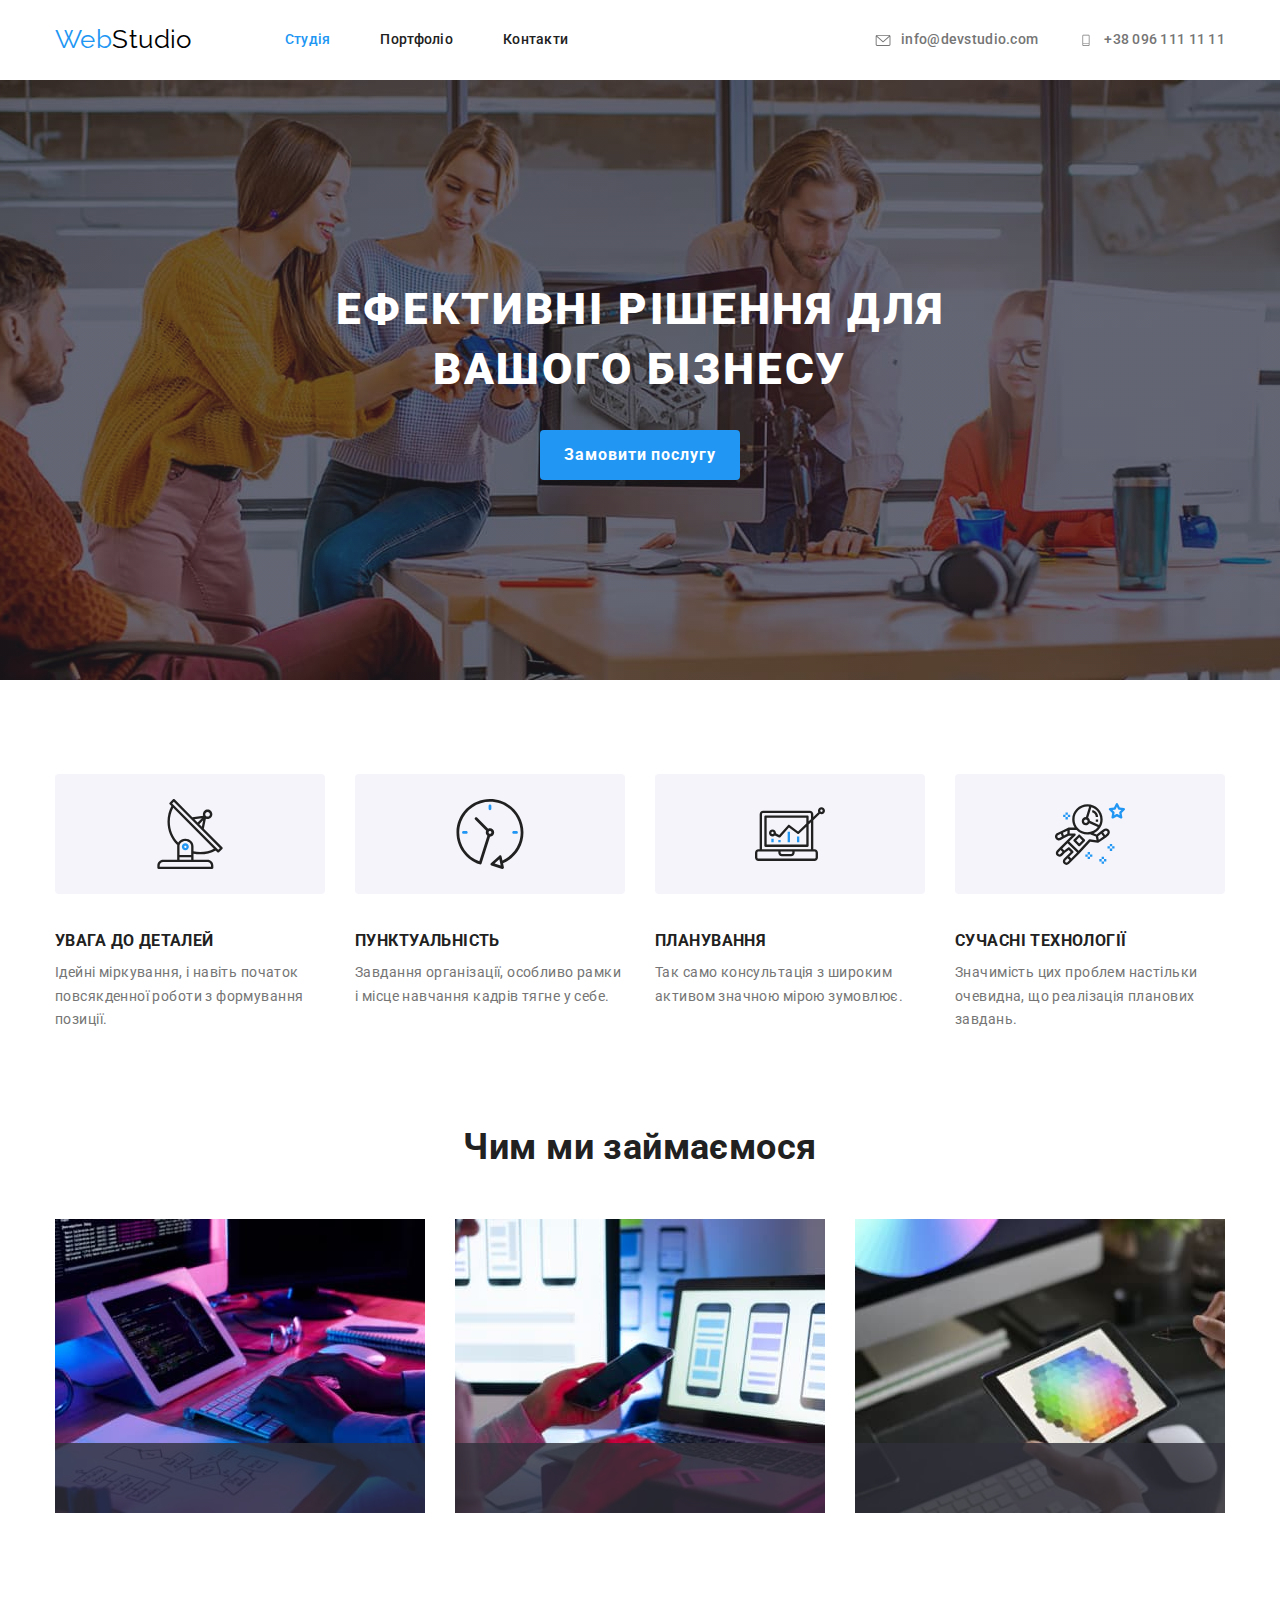
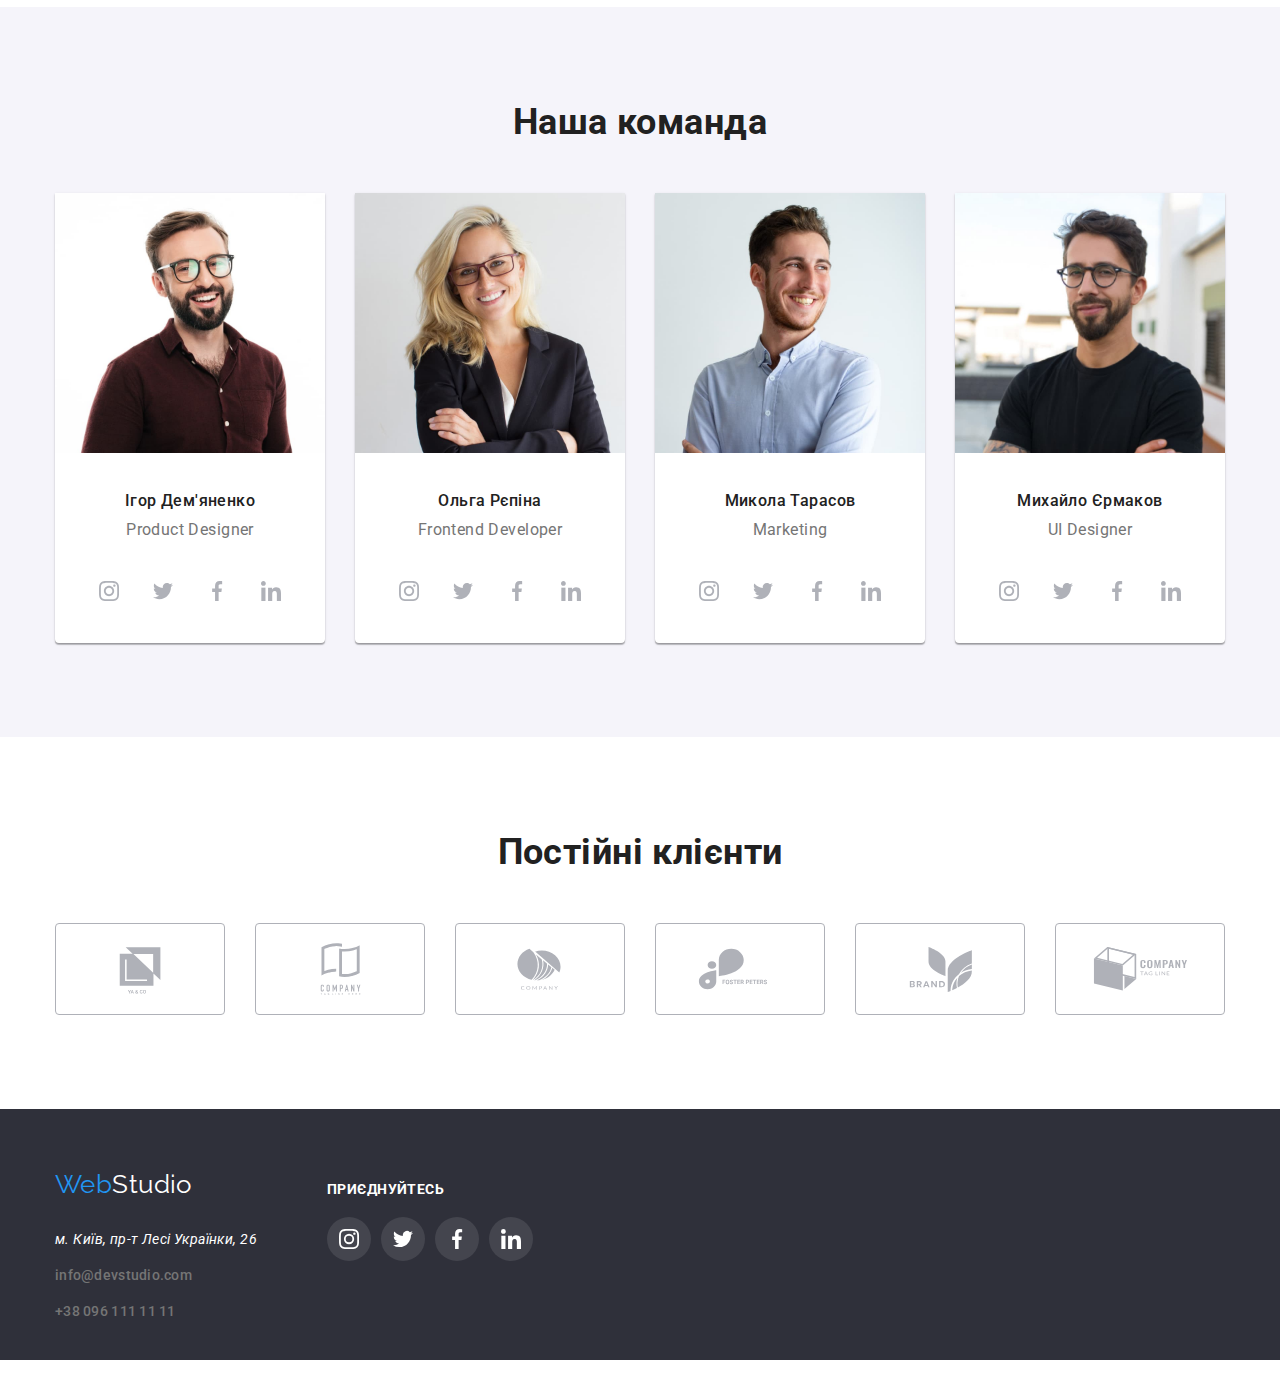
<file: index.html>
<!DOCTYPE html>
<html lang="uk">
  <head>
    <meta charset="UTF-8" />
    <meta http-equiv="X-UA-Compatible" content="IE=edge" />
    <meta name="viewport" content="width=device-width, initial-scale=1.0" />
    <title>Студія</title>

    <link
      href="https://fonts.googleapis.com/css2?family=Raleway:wght@700&family=Roboto:wght@400;500;700;900&display=swap"
      rel="stylesheet"
    />
    <link
      rel="stylesheet"
      href="https://cdnjs.cloudflare.com/ajax/libs/modern-normalize/1.1.0/modern-normalize.min.css"
    />
    <link rel="stylesheet" href="./css/styles.css" />
  </head>
  <body>
    <header>
      <div class="container main-nav">
        <nav class="main-nav">
          <a href="./index.html" class="logo"
            ><span class="accent">Web</span>Studio</a
          >
          <ul class="navigation list">
            <li class="item">
              <a href="./index.html" class="navigation-item current">Студія</a>
            </li>
            <li class="item">
              <a href="./portfolio.html" class="navigation-item">Портфоліо</a>
            </li>
            <li class="item">
              <a href="./contacts.html" class="navigation-item">Контакти</a>
            </li>
          </ul>
        </nav>
        <ul class="contact main list">
          <li class="item">
            <a href="mailto:info@devstudio.com" class="contact-item"
              >
              <svg class="icon-envelope">
                <use href="./images/sprite.svg#icon-envelope"></use>
              </svg>
              info@devstudio.com</a
            >
          </li>
          <li class="item">
            <a href="tel:+380961111111" class="contact-item">
              <svg class="icon-smartphone">
                <use href="./images/sprite.svg#icon-smartphone"></use>
              </svg>
              +38 096 111 11 11
            </a>
          </li>
        </ul>
      </div>
    </header>
    <main>
      <div class="overlay">
      <section class="section hero">
        <!-- Hero -->
        <div class="container">
          <h1 class="hero-title">Ефективні рішення для вашого бізнесу</h1>
          <button class="button primary">Замовити послугу</button>
        </div>
      </section>
    </div>
      <section class="section preference">
        <!--Whay we-->
        <div class="container">
          <ul class="preference list">
            <li class="item">
              <svg class="icon-antenna">
                <use href="./images/sprite.svg#icon-antenna"></use>
              </svg>
              <h3 class="preference-title">УВАГА ДО ДЕТАЛЕЙ</h3>
              <p>
                Ідейні міркування, і навіть початок повсякденної роботи з
                формування позиції.
              </p>
            </li>
            <li class="item">
              <svg class="icon-clock">
                <use href="./images/sprite.svg#icon-clock"></use>
              </svg>
              <h3 class="preference-title">ПУНКТУАЛЬНІСТЬ</h3>
              <p>
                Завдання організації, особливо рамки і місце навчання кадрів
                тягне у себе.
              </p>
            </li>
            <li class="item">
              <svg class="icon-diagram">
                <use href="./images/sprite.svg#icon-diagram"></use>
              </svg>
              <h3 class="preference-title">ПЛАНУВАННЯ</h3>
              <p>
                Так само консультація з широким активом значною мірою зумовлює.
              </p>
            </li>
            <li class="item">
              <svg class="icon-astronaut">
                <use href="./images/sprite.svg#icon-astronaut"></use>
              </svg>
              <h3 class="preference-title">СУЧАСНІ ТЕХНОЛОГІЇ</h3>
              <p>
                Значимість цих проблем настільки очевидна, що реалізація
                планових завдань.
              </p>
            </li>
          </ul>
        </div>
      </section>
      <section class="section activity">
        <!-- What we do -->
        <div class="container">
          <h2 class="activity-title">Чим ми займаємося</h2>
          <div class="activity-list">
            <div class="activity-thumb">
              <img
              class="item"
              src="./images/wwd1.jpg"
              alt="Діяльність 1"
              width="370"
            />
            </div>
            <div class="activity-thumb">
              <img
              class="item"
              src="./images/wwd2.jpg"
              alt="Діяльність 2"
              width="370"
            />
            </div>
            <div class="activity-thumb">
              <img
              class="item"
              src="./images/wwd3.jpg"
              alt="Діяльність 3"
              width="370"
            />
            </div>
          </div>
        </div>
      </section>
       <section class="section team">
        <!-- Our team -->
        <div class="container">
          <h2 class="team-title">Наша команда</h2>
          <ul class="team-members list">
            <li class="item">
              <img
                src="./images/img1.jpg"
                alt="Фото Ігора Дем'яненко"
                width="270"
              />
              <div class="card">
                <h3 class="team-member">Ігор Дем'яненко</h3>
                <p class="team-position">Product Designer</p>
              </div>
              <ul class="smlist list">
                <li class="smlist-item">
                  <a href="https://www.instagram.com/">
                    <svg class="smhref">
                      <use href="./images/sprite.svg#icon-instagramsm"></use>
                    </svg>
                  </a>
                </li>
                <li class="smlist-item">
                  <a href="https://www.twitter.com/">
                    <svg class="smhref">
                      <use href="./images/sprite.svg#icon-twittersm"></use>
                    </svg>
                  </a>
                </li>
                <li class="smlist-item">
                  <a href="https://www.facebook.com/">
                    <svg class="smhref">
                      <use href="./images/sprite.svg#icon-facebooksm"></use>
                    </svg>
                  </a>
                </li>
                <li class="smlist-item">
                  <a href="https://www.linkedin.com/">
                    <svg  class="smhref">
                    <use href="./images/sprite.svg#icon-linkedinsm"></use>
                    </svg>
                  </a>
                </li>
              </ul>
            </li>
            <li class="item">
              <img
                src="./images/img2.jpg"
                alt="Фото Ольги Рєпіної"
                width="270"
              />
              <div class="card">
                <h3 class="team-member">Ольга Рєпіна</h3>
                <p class="team-position">Frontend Developer</p>
              </div>
              <ul class="list smlist">
                <li class="smlist-item">
                  <a href="https://www.instagram.com/">
                    <svg class="smhref">
                      <use  href="./images/sprite.svg#icon-instagramsm"></use>
                    </svg>
                  </a>
                </li>
                <li class="smlist-item">
                  <a href="https://www.twitter.com/">
                    <svg class="smhref">
                      <use  href="./images/sprite.svg#icon-twittersm"></use>
                    </svg>
                  </a>
                </li>
                <li class="smlist-item">
                  <a href="https://www.facebook.com/">
                    <svg class="smhref">
                      <use href="./images/sprite.svg#icon-facebooksm"></use>
                    </svg>
                  </a>
                </li>
                <li class="smlist-item">
                  <a href="https://www.linkedin.com/">
                    <svg  class="smhref">
                    <use href="./images/sprite.svg#icon-linkedinsm"></use>
                    </svg>
                  </a>
                </li>
              </ul>
            </li>
            <li class="item">
              <img
                src="./images/img3.jpg"
                alt="Фото Миколи Тарасова"
                width="270"
              />
              <div class="card">
                <h3 class="team-member">Микола Тарасов</h3>
                <p class="team-position">Marketing</p>
              </div>
              <ul class="list smlist">
                <li class="smlist-item">
                  <a href="https://www.instagram.com/">
                    <svg class="smhref">
                      <use  href="./images/sprite.svg#icon-instagramsm"></use>
                    </svg>
                  </a>
                </li>
                <li class="smlist-item">
                  <a href="https://www.twitter.com/">
                    <svg class="smhref">
                      <use  href="./images/sprite.svg#icon-twittersm"></use>
                    </svg>
                  </a>
                </li>
                <li class="smlist-item">
                  <a href="https://www.facebook.com/">
                    <svg class="smhref">
                      <use href="./images/sprite.svg#icon-facebooksm"></use>
                    </svg>
                  </a>
                </li>
                <li class="smlist-item">
                  <a href="https://www.linkedin.com/">
                    <svg  class="smhref">
                    <use href="./images/sprite.svg#icon-linkedinsm"></use>
                    </svg>
                  </a>
                </li>
              </ul>
            </li>
            <li class="item">
              <img
                src="./images/img4.jpg"
                alt="Фото Михайла Єрмакова"
                width="270"
              />
              <div class="card">
                <h3 class="team-member">Михайло Єрмаков</h3>
                <p class="team-position">UI Designer</p>
              </div>
              <ul class="list smlist">
                <li class="smlist-item">
                  <a href="https://www.instagram.com/">
                    <svg class="smhref">
                      <use  href="./images/sprite.svg#icon-instagramsm"></use>
                    </svg>
                  </a>
                </li>
                <li class="smlist-item">
                  <a href="https://www.twitter.com/">
                    <svg class="smhref">
                      <use  href="./images/sprite.svg#icon-twittersm"></use>
                    </svg>
                  </a>
                </li>
                <li class="smlist-item">
                  <a href="https://www.facebook.com/">
                    <svg class="smhref">
                      <use href="./images/sprite.svg#icon-facebooksm"></use>
                    </svg>
                  </a>
                </li>
                <li class="smlist-item">
                  <a href="https://www.linkedin.com/">
                    <svg  class="smhref">
                    <use href="./images/sprite.svg#icon-linkedinsm"></use>
                    </svg>
                  </a>
                </li>
              </ul>
            </li>
          </ul>
        </div>
      </section>
      <section class="clients section">
        <div class="container">
          <h2 class="clients-title">Постійні клієнти</h2>
          <ul class="clients-list list">
            <li class="clients-item"><a href="" class="clients-link" aria-label="Клієнт1"><svg class="clients-logo"><use href="./images/sprite.svg#icon-logo1"></use></svg></a></li>
            <li class="clients-item"><a href="" class="clients-link" aria-label="Клієнт2"><svg class="clients-logo"><use href="./images/sprite.svg#icon-logo2"></use></svg></a></li>
            <li class="clients-item"><a href="" class="clients-link" aria-label="Клієнт3"><svg class="clients-logo"><use href="./images/sprite.svg#icon-logo3"></use></svg></a></li>
            <li class="clients-item"><a href="" class="clients-link" aria-label="Клієнт4"><svg class="clients-logo"><use href="./images/sprite.svg#icon-logo4"></use></svg></a></li>
            <li class="clients-item"><a href="" class="clients-link" aria-label="Клієнт5"><svg class="clients-logo"><use href="./images/sprite.svg#icon-logo5"></use></svg></a></li>
            <li class="clients-item"><a href="" class="clients-link" aria-label="Клієнт6"><svg class="clients-logo"><use href="./images/sprite.svg#icon-logo6"></use></svg></a></li>
          </ul>  
        </div>
      </section>
    </main>
    <footer>
     <div class="footerbg">
      <div class="container">
        <ul class="footer list">
          <li>
            <a href="./index.html" class="logo"
              ><span class="accent">Web</span><span class="fcol">Studio</span> </a
            >
          </li>
          <li>
            <address class="fcol">м. Київ, пр-т Лесі Українки, 26</address>
          </li>
          <li class="footer-item">
            <a href="mailto:info@devstudio.com" class="contact-item"
              >info@devstudio.com</a
            >
          </li>
          <li class="footer-item">
            <a href="tel:+380961111111" class="contact-item"
              >+38 096 111 11 11</a
            >
          </li>
        </ul>
        <div class="joinus">          
          <p class="join">приєднуйтесь</p>        
          <ul class="join-items list">
          <li class="item"> <a href="https://www.instagram.com/"><img class="smlink" src="./images/instagram.svg" alt="Instagram link" width="20" height="20"> </a></li>
          <li class="item"> <a href="https://twitter.com/"><img class="smlink" src="./images/twitter.svg" alt="Twitter link" width="20" height="20"> </a></li>
          <li class="item"> <a href="https://www.facebook.com/"><img class="smlink" src="./images/facebook.svg" alt="Facebook link" width="20" height="20"> </a></li>
          <li class="item"> <a href="https://www.linkedin.com/"><img class="smlink" src="./images/linkedin.svg" alt="LinkedIn link" width="20" height="20"> </a></li>
        </ul></div>
      </div>
     </div>
    </footer>
  </body>
</html>
</file>
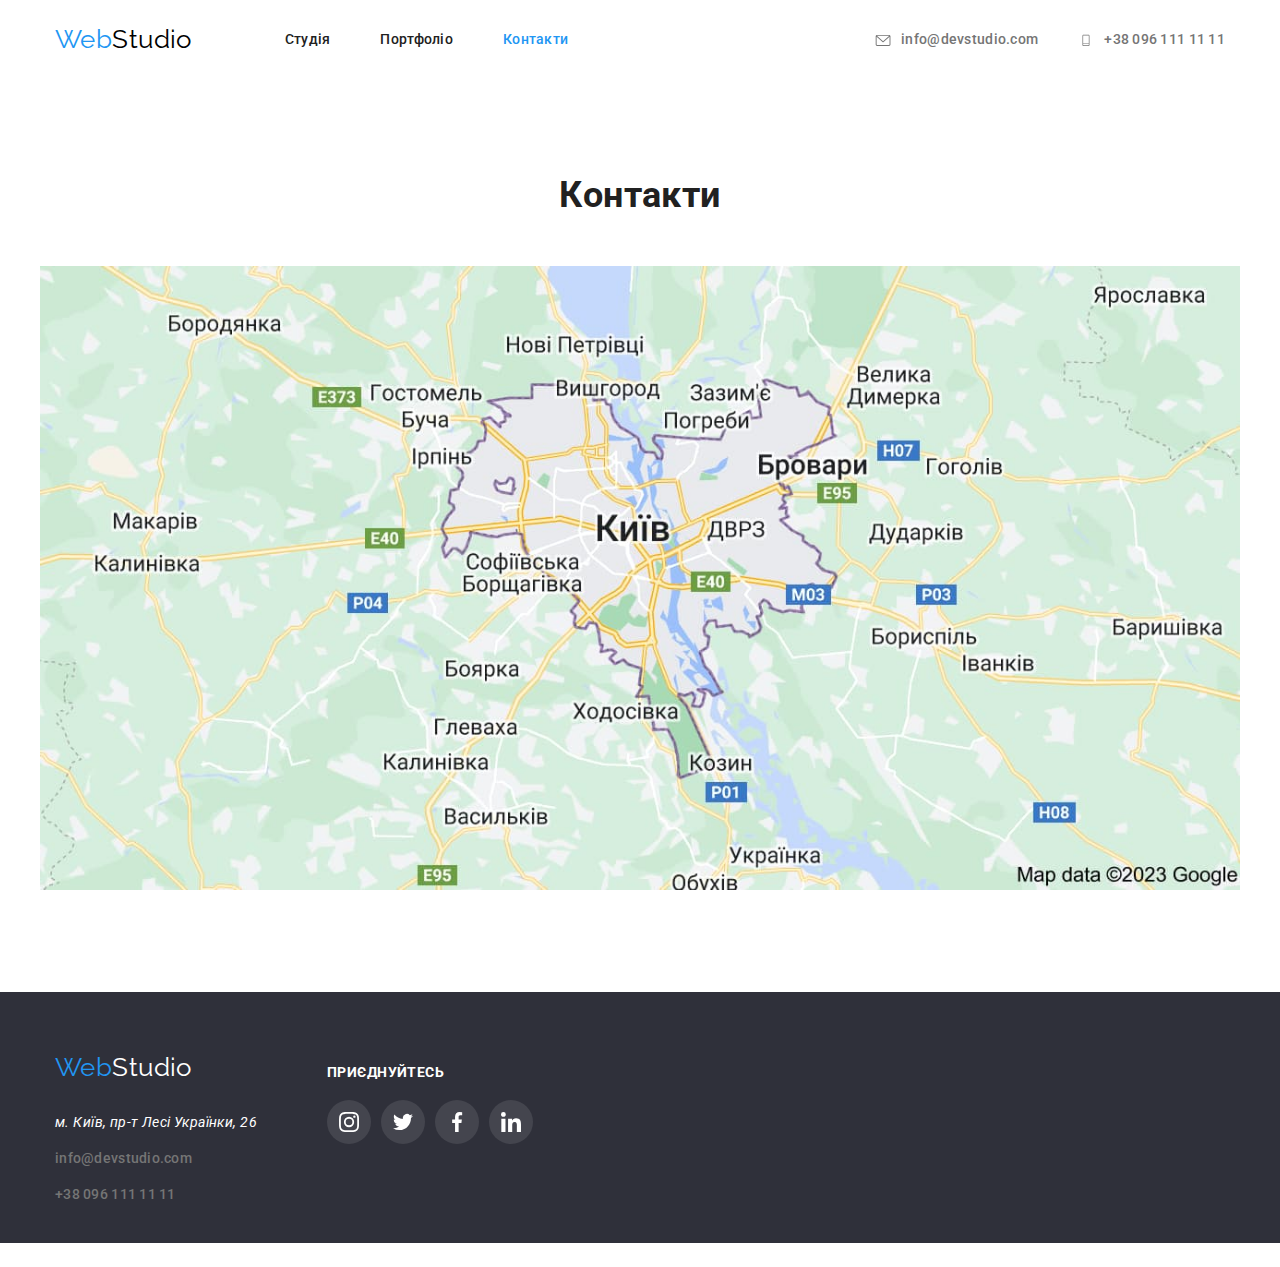
<file: contacts.html>
<!DOCTYPE html>
<html lang="uk">
  <head>
    <meta charset="UTF-8" />
    <meta http-equiv="X-UA-Compatible" content="IE=edge" />
    <meta name="viewport" content="width=device-width, initial-scale=1.0" />
    <title>Контакти</title>

    <link
      href="https://fonts.googleapis.com/css2?family=Raleway:wght@700&family=Roboto:wght@400;500;700;900&display=swap"
      rel="stylesheet"
    />
    <link
      rel="stylesheet"
      href="https://cdnjs.cloudflare.com/ajax/libs/modern-normalize/1.1.0/modern-normalize.min.css"
    />
    <link rel="stylesheet" href="./css/styles.css" />
  </head>
  <body>
    <header>
      <div class="container main-nav">
        <nav class="main-nav">
          <a href="./index.html" class="logo"
            ><span class="accent">Web</span>Studio</a
          >
          <ul class="navigation list">
            <li class="item">
              <a href="./index.html" class="navigation-item">Студія</a>
            </li>
            <li class="item">
              <a href="./portfolio.html" class="navigation-item">Портфоліо</a>
            </li>
            <li class="item">
              <a href="./contacts.html" class="navigation-item current"
                >Контакти</a
              >
            </li>
          </ul>
        </nav>
        <ul class="contact main list">
          <li class="item">
            <a href="mailto:info@devstudio.com" class="contact-item">
              <svg class="icon-envelope">
                <use href="./images/sprite.svg#icon-envelope"></use>
              </svg>
              info@devstudio.com</a
            >
          </li>
          <li class="item">
            <a href="tel:+380961111111" class="contact-item">
              <svg class="icon-smartphone">
                <use href="./images/sprite.svg#icon-smartphone"></use>
              </svg>
              +38 096 111 11 11
            </a>
          </li>
        </ul>
      </div>
    </header>
    <main>
      <div class="contact-container container">
        <h1 class="contact-header">Контакти</h1>
        <img src="./images/maps.jpg" alt="Карта Києва" width="1200" />
      </div>
    </main>
    <footer>
      <div class="footerbg">
        <div class="container">
          <ul class="footer list">
            <li>
              <a href="./index.html" class="logo"
                ><span class="accent">Web</span
                ><span class="fcol">Studio</span></a
              >
            </li>
            <li>
              <address class="fcol">м. Київ, пр-т Лесі Українки, 26</address>
            </li>
            <li class="footer-item">
              <a href="mailto:info@devstudio.com" class="contact-item"
                >info@devstudio.com</a
              >
            </li>
            <li class="footer-item">
              <a href="tel:+380961111111" class="contact-item"
                >+38 096 111 11 11</a
              >
            </li>
          </ul>
          <div class="joinus">
            <p class="join">приєднуйтесь</p>
            <ul class="join-items list">
              <li class="item">
                <a href="https://www.instagram.com/"
                  ><img
                    class="smlink"
                    src="./images/instagram.svg"
                    alt="Instagram link"
                    width="20"
                    height="20"
                  />
                </a>
              </li>
              <li class="item">
                <a href="https://twitter.com/"
                  ><img
                    class="smlink"
                    src="./images/twitter.svg"
                    alt="Twitter link"
                    width="20"
                    height="20"
                  />
                </a>
              </li>
              <li class="item">
                <a href="https://www.facebook.com/"
                  ><img
                    class="smlink"
                    src="./images/facebook.svg"
                    alt="Facebook link"
                    width="20"
                    height="20"
                  />
                </a>
              </li>
              <li class="item">
                <a href="https://www.linkedin.com/"
                  ><img
                    class="smlink"
                    src="./images/linkedin.svg"
                    alt="LinkedIn link"
                    width="20"
                    height="20"
                  />
                </a>
              </li>
            </ul>
          </div>
        </div>
      </div>
    </footer>
  </body>
</html>
</file>
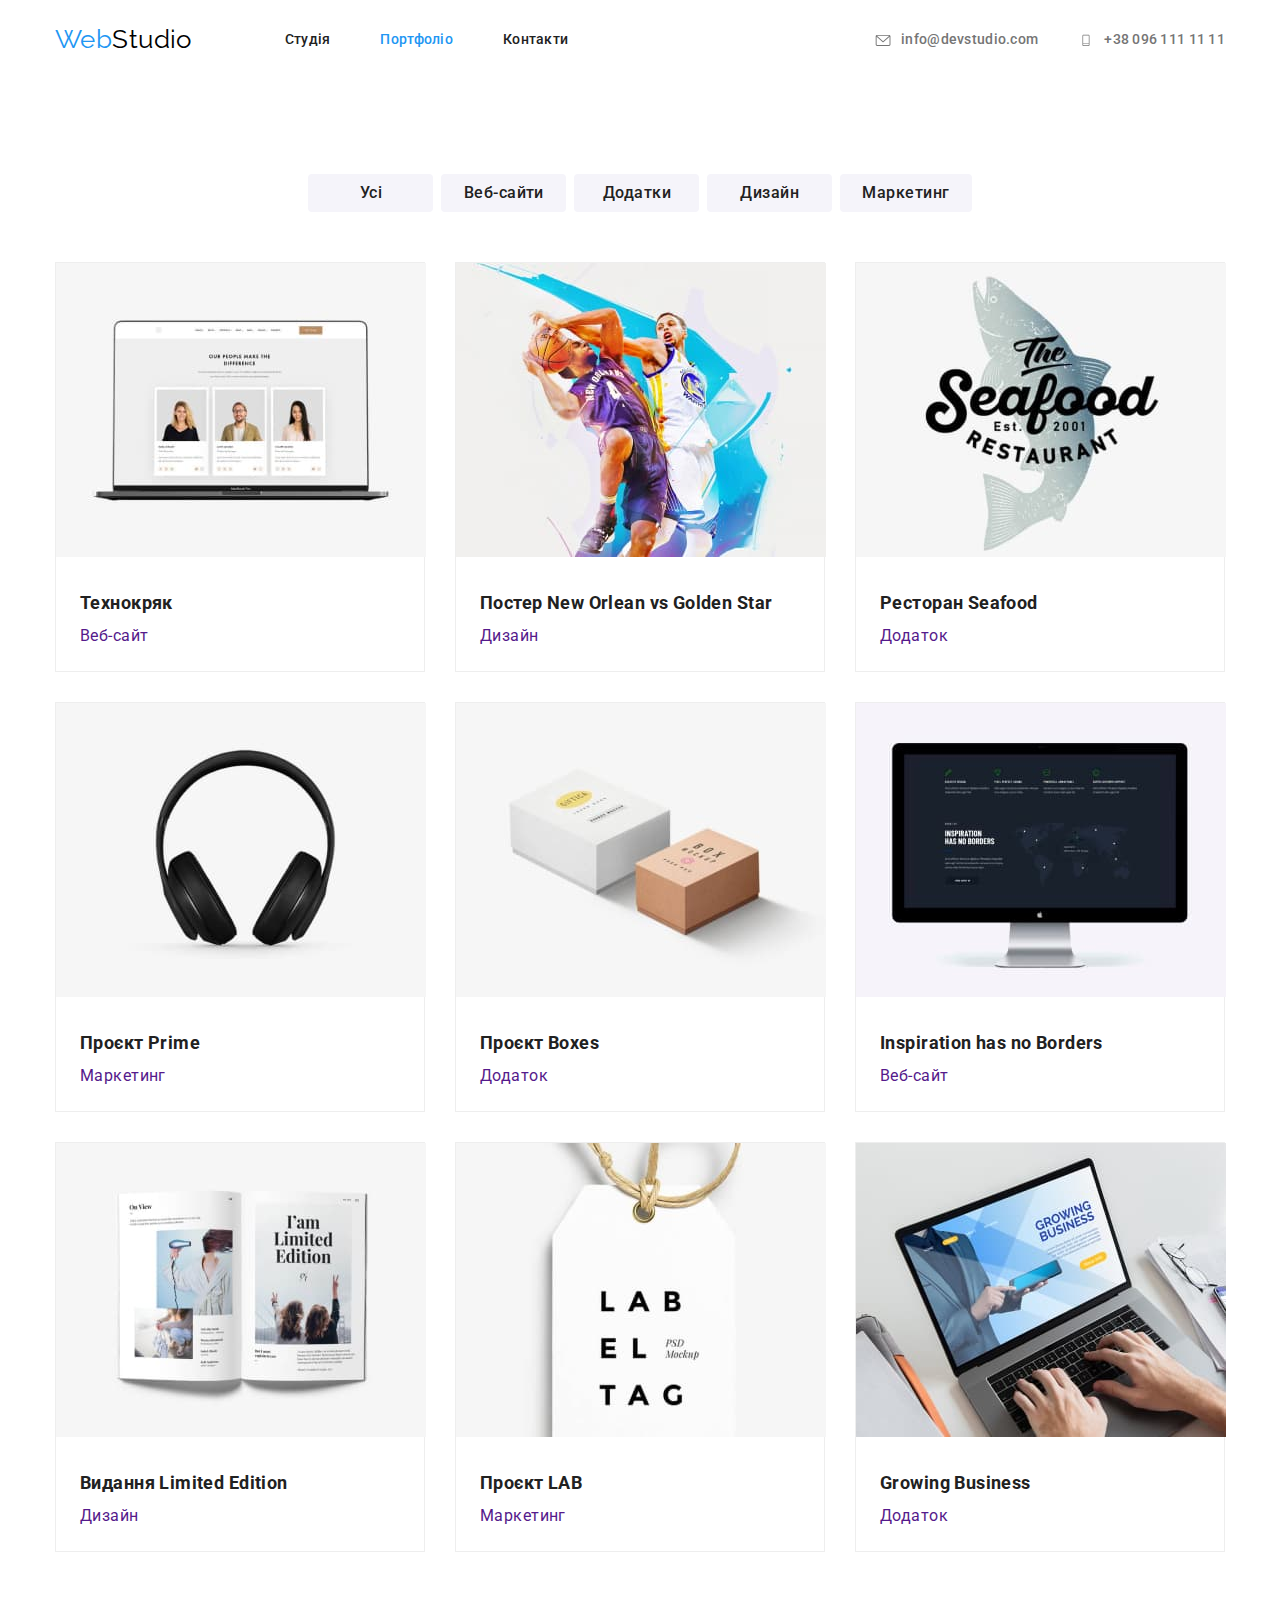
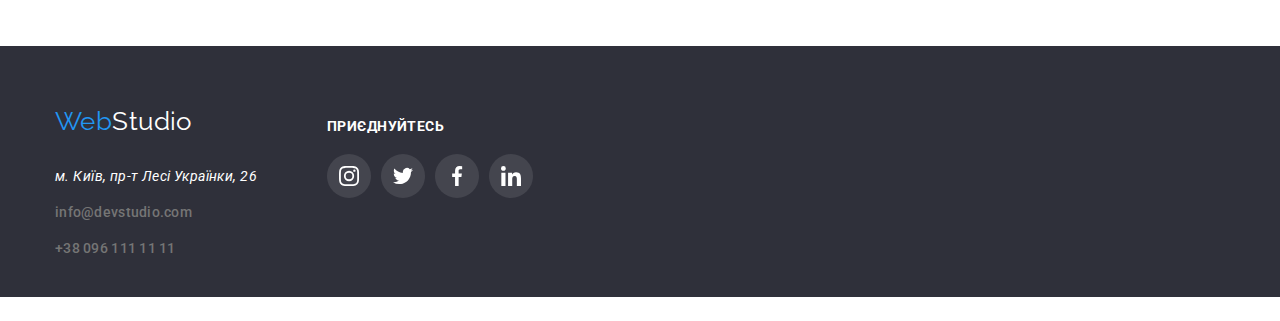
<file: portfolio.html>
<!DOCTYPE html>
<html lang="uk">
  <head>
    <meta charset="UTF-8" />
    <meta http-equiv="X-UA-Compatible" content="IE=edge" />
    <meta name="viewport" content="width=device-width, initial-scale=1.0" />
    <title>Портфоліо</title>

    <link
      href="https://fonts.googleapis.com/css2?family=Raleway:wght@700&family=Roboto:wght@400;500;700;900&display=swap"
      rel="stylesheet"
    />
    <link
      rel="stylesheet"
      href="https://cdnjs.cloudflare.com/ajax/libs/modern-normalize/1.1.0/modern-normalize.min.css"
    />
    <link rel="stylesheet" href="./css/styles.css" />
  </head>
  <body>
    <header>
      <div class="container main-nav">
        <a href="./index.html" class="logo"
          ><span class="accent">Web</span>Studio</a
        >
        <nav>
          <ul class="navigation list">
            <li class="item">
              <a href="./index.html" class="navigation-item">Студія</a>
            </li>
            <li class="item">
              <a href="./portfolio.html" class="navigation-item current"
                >Портфоліо</a
              >
            </li>
            <li class="item">
              <a href="./contacts.html" class="navigation-item">Контакти</a>
            </li>
          </ul>
        </nav>
        <ul class="contact main list">
          <li class="item">
            <a href="mailto:info@devstudio.com" class="contact-item">
              <svg class="icon-envelope">
                <use href="./images/sprite.svg#icon-envelope"></use>
              </svg>
              info@devstudio.com</a
            >
          </li>
          <li class="item">
            <a href="tel:+380961111111" class="contact-item">
              <svg class="icon-smartphone">
                <use href="./images/sprite.svg#icon-smartphone"></use>
              </svg>
              +38 096 111 11 11
            </a>
          </li>
        </ul>
      </div>
    </header>
    <main>
      <div class="container portfolio">
        <section class="section">
          <ul class="nav list">
            <li class="item"><button class="button secondary">Усі</button></li>
            <li class="item">
              <button class="button secondary">Веб-сайти</button>
            </li>
            <li class="item">
              <button class="button secondary">Додатки</button>
            </li>
            <li class="item">
              <button class="button secondary">Дизайн</button>
            </li>
            <li class="item">
              <button class="button secondary">Маркетинг</button>
            </li>
          </ul>
        </section>
        <section class="section exemples">
          <ul class="list">
            <li class="item">
              <a href="">
                <img
                  src="./images/project1.jpg"
                  alt="Макет веб-сайту"
                  width="370"
                />
                <div class="exemples-container">
                  <h3 class="exemple-title">Технокряк</h3>
                  <p class="exemple-descr">Веб-сайт</p>
                </div>
                <!-- <p class="exemple-description">
                Ресурс пропонує комплексні пропозиції з різним рівнем функціоналу
                та сервісів. Все це дозволить відвідувачу отримати вичерпні
                відомості про компанію чи приватну особу.
              </p> -->
              </a>
            </li>
            <li class="item">
              <a href="">
                <img
                  src="./images/project2.jpg"
                  alt="Дизайн події"
                  width="370"
                />
                <div class="exemples-container">
                  <h3 class="exemple-title">
                    Постер New Orlean vs Golden Star
                  </h3>
                  <p class="exemple-descr">Дизайн</p>
                </div>
                <!-- <p class="exemple-description">
                Ресурс пропонує комплексні пропозиції з різним рівнем функціоналу
                та сервісів. Все це дозволить відвідувачу отримати вичерпні
                відомості про компанію чи приватну особу.
              </p> -->
              </a>
            </li>
            <li class="item">
              <a href="">
                <img
                  src="./images/project3.jpg"
                  alt="Макет мобільного додатку"
                  width="370"
                />
                <div class="exemples-container">
                  <h3 class="exemple-title">Ресторан Seafood</h3>
                  <p class="exemple-descr">Додаток</p>
                </div>
                <!-- <p class="exemple-description">
                Ресурс пропонує комплексні пропозиції з різним рівнем функціоналу
                та сервісів. Все це дозволить відвідувачу отримати вичерпні
                відомості про компанію чи приватну особу.
              </p> -->
              </a>
            </li>
            <li class="item">
              <a href="">
                <img
                  src="./images/project4.jpg"
                  alt="Макет маркетнгу проекту"
                  width="370"
                />
                <div class="exemples-container">
                  <h3 class="exemple-title">Проєкт Prime</h3>
                  <p class="exemple-descr">Маркетинг</p>
                </div>
                <!-- <p class="exemple-description">
                Ресурс пропонує комплексні пропозиції з різним рівнем функціоналу
                та сервісів. Все це дозволить відвідувачу отримати вичерпні
                відомості про компанію чи приватну особу.
              </p> -->
              </a>
            </li>
            <li class="item">
              <a href="">
                <img
                  src="./images/project5.jpg"
                  alt="Макет мобільного додатку"
                  width="370"
                />
                <div class="exemples-container">
                  <h3 class="exemple-title">Проєкт Boxes</h3>
                  <p class="exemple-descr">Додаток</p>
                </div>
                <!-- <p class="exemple-description">
                Ресурс пропонує комплексні пропозиції з різним рівнем функціоналу
                та сервісів. Все це дозволить відвідувачу отримати вичерпні
                відомості про компанію чи приватну особу.
              </p> -->
              </a>
            </li>
            <li class="item">
              <a href="">
                <img
                  src="./images/project6.jpg"
                  alt="Макет веб-сайту"
                  width="370"
                />
                <div class="exemples-container">
                  <h3 class="exemple-title">Inspiration has no Borders</h3>
                  <p class="exemple-descr">Веб-сайт</p>
                </div>
                <!-- <p class="exemple-description">
                Ресурс пропонує комплексні пропозиції з різним рівнем функціоналу
                та сервісів. Все це дозволить відвідувачу отримати вичерпні
                відомості про компанію чи приватну особу.
              </p> -->
              </a>
            </li>
            <li class="item">
              <a href="">
                <img
                  src="./images/project7.jpg"
                  alt="Макет дизайну видання"
                  width="370"
                />
                <div class="exemples-container">
                  <h3 class="exemple-title">Видання Limited Edition</h3>
                  <p class="exemple-descr">Дизайн</p>
                </div>
                <!-- <p class="exemple-description">
                Ресурс пропонує комплексні пропозиції з різним рівнем функціоналу
                та сервісів. Все це дозволить відвідувачу отримати вичерпні
                відомості про компанію чи приватну особу.
              </p> -->
              </a>
            </li>
            <li class="item">
              <a href="">
                <img
                  src="./images/project8.jpg"
                  alt="Макет маркетингу проекту"
                  width="370"
                />
                <div class="exemples-container">
                  <h3 class="exemple-title">Проєкт LAB</h3>
                  <p class="exemple-descr">Маркетинг</p>
                </div>
                <!-- <p class="exemple-description">
                Ресурс пропонує комплексні пропозиції з різним рівнем функціоналу
                та сервісів. Все це дозволить відвідувачу отримати вичерпні
                відомості про компанію чи приватну особу.
              </p> -->
              </a>
            </li>
            <li class="item">
              <a href="">
                <img
                  src="./images/project9.jpg"
                  alt="Макет мобільного додатку"
                  width="370"
                />
                <div class="exemples-container">
                  <h3 class="exemple-title">Growing Business</h3>
                  <p class="exemple-descr">Додаток</p>
                </div>
                <!-- <p class="exemple-description">
                Ресурс пропонує комплексні пропозиції з різним рівнем функціоналу
                та сервісів. Все це дозволить відвідувачу отримати вичерпні
                відомості про компанію чи приватну особу.
              </p> -->
              </a>
            </li>
          </ul>
        </section>
      </div>
    </main>
    <footer>
      <div class="footerbg">
        <div class="container">
          <ul class="footer list">
            <li>
              <a href="./index.html" class="logo"
                ><span class="accent">Web</span
                ><span class="fcol">Studio</span></a
              >
            </li>
            <li>
              <address class="fcol">м. Київ, пр-т Лесі Українки, 26</address>
            </li>
            <li class="footer-item">
              <a href="mailto:info@devstudio.com" class="contact-item"
                >info@devstudio.com</a
              >
            </li>
            <li class="footer-item">
              <a href="tel:+380961111111" class="contact-item"
                >+38 096 111 11 11</a
              >
            </li>
          </ul>
          <div class="joinus">
            <p class="join">приєднуйтесь</p>
            <ul class="join-items list">
              <li class="item">
                <a href="https://www.instagram.com/"
                  ><img
                    class="smlink"
                    src="./images/instagram.svg"
                    alt="Instagram link"
                    width="20"
                    height="20"
                  />
                </a>
              </li>
              <li class="item">
                <a href="https://twitter.com/"
                  ><img
                    class="smlink"
                    src="./images/twitter.svg"
                    alt="Twitter link"
                    width="20"
                    height="20"
                  />
                </a>
              </li>
              <li class="item">
                <a href="https://www.facebook.com/"
                  ><img
                    class="smlink"
                    src="./images/facebook.svg"
                    alt="Facebook link"
                    width="20"
                    height="20"
                  />
                </a>
              </li>
              <li class="item">
                <a href="https://www.linkedin.com/"
                  ><img
                    class="smlink"
                    src="./images/linkedin.svg"
                    alt="LinkedIn link"
                    width="20"
                    height="20"
                  />
                </a>
              </li>
            </ul>
          </div>
        </div>
      </div>
    </footer>
  </body>
</html>
</file>
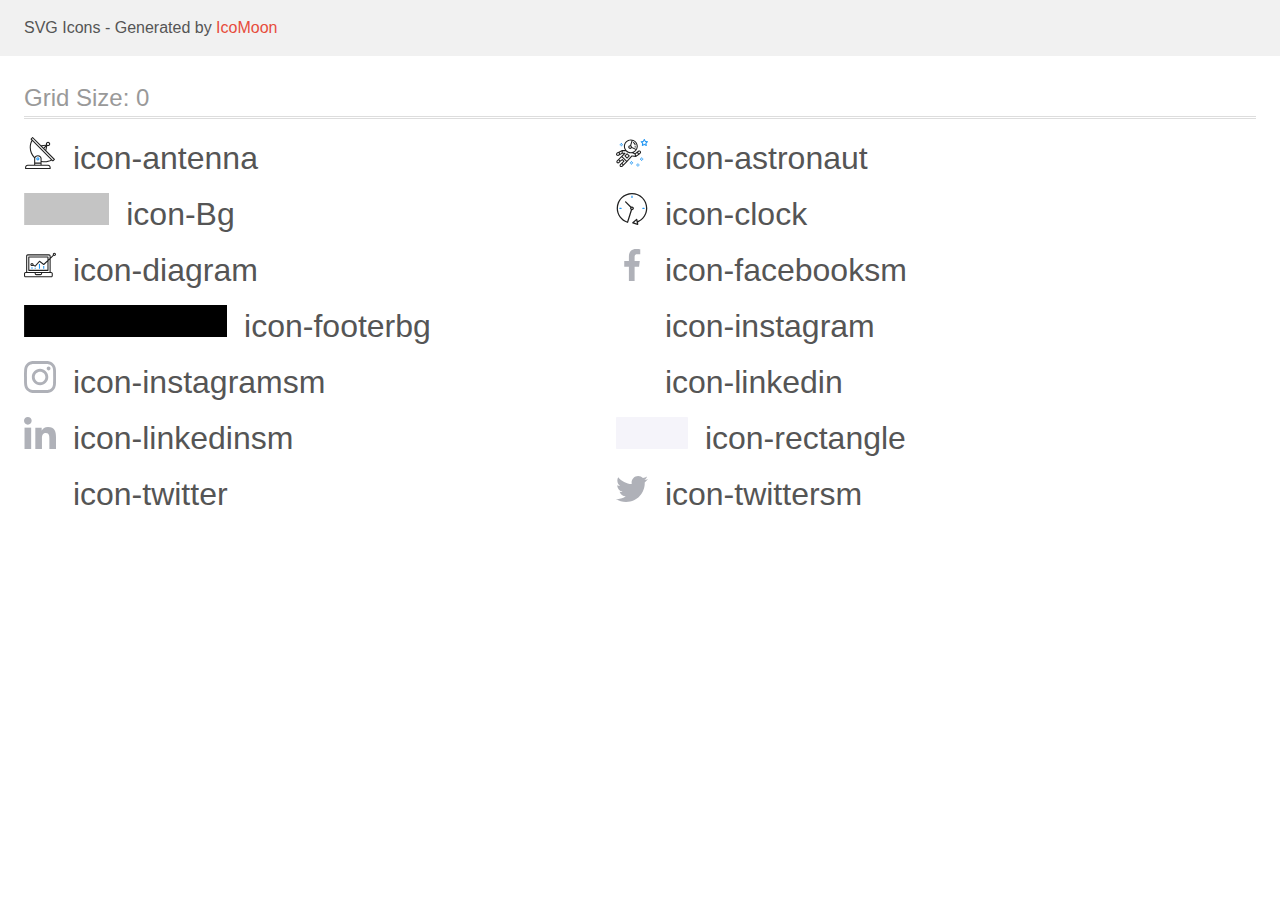
<file: images/icomoon/demo.html>
<!doctype html>
<html>
<head>
    <title>IcoMoon - SVG Icons</title>
    <meta charset="utf-8">
    <meta name="viewport" content="width=device-width, initial-scale=1">
    <link rel="stylesheet" href="demo-files/demo.css">
    <link rel="stylesheet" href="style.css">
</head>
<body>
<svg aria-hidden="true" style="position: absolute; width: 0; height: 0; overflow: hidden;" version="1.1" xmlns="http://www.w3.org/2000/svg" xmlns:xlink="http://www.w3.org/1999/xlink">
<defs>
<symbol id="icon-antenna" viewBox="0 0 32 32">
<path fill="#212121" style="fill: var(--color1, #212121)" d="M30.773 22.098l-8.443-8.505 0.937-4.616c0.225 0.090 0.485 0.144 0.758 0.146h0.007c0.008 0 0.017 0 0.026 0 1.192 0 2.159-0.967 2.159-2.159s-0.967-2.159-2.159-2.159c-1.192 0-2.159 0.967-2.159 2.159 0 0.259 0.046 0.508 0.13 0.739l-0.005-0.015-4.96 0.606-8.091-8.133c-0.096-0.098-0.229-0.159-0.376-0.16h-0c-0.14 0.001-0.274 0.057-0.373 0.155l-1.512 1.504c-0.096 0.097-0.156 0.23-0.156 0.377s0.060 0.281 0.156 0.377v0l0.814 0.825c-1.143 2.062-1.816 4.522-1.816 7.139 0 4.106 1.656 7.824 4.336 10.525l-0.001-0.001c0.043 0.041 0.092 0.074 0.146 0.097-0.032 0.164-0.051 0.353-0.052 0.546v6.188h-6.4c-1.472 0.001-2.666 1.194-2.667 2.666v1.067c0 0.295 0.239 0.534 0.534 0.534h24.534c0.294 0 0.533-0.239 0.533-0.534v-1.067c-0.002-1.472-1.195-2.665-2.666-2.666h-6.4v-2.742c1.003 0.21 2.024 0.317 3.049 0.32 2.58-0.003 5.005-0.663 7.117-1.822l-0.077 0.039 0.818 0.823c0.099 0.101 0.235 0.159 0.376 0.16 0.14-0.001 0.274-0.057 0.373-0.155l1.512-1.504c0.096-0.097 0.156-0.23 0.156-0.377s-0.060-0.281-0.156-0.377v0zM23.28 6.233c0.193-0.192 0.459-0.31 0.752-0.31 0.589 0 1.067 0.478 1.067 1.066s-0.477 1.066-1.067 1.066c-0 0-0 0-0 0h-0.004c-0.587-0.003-1.061-0.479-1.061-1.066 0-0.295 0.12-0.563 0.314-0.756l0-0h-0.002zM22.024 9.737l-0.598 2.946-1.175-1.183 1.774-1.763zM21.419 8.835l-1.92 1.909-1.486-1.493 3.406-0.416zM24.004 28.8c0.884 0 1.6 0.716 1.6 1.6v0 0.534h-23.466v-0.534c0-0.884 0.716-1.6 1.6-1.6v0h20.267zM16.538 26.666v1.067h-5.334v-1.067h5.334zM11.204 25.6v-4.053c0-1.294 1.196-2.346 2.667-2.346s2.667 1.053 2.667 2.346v4.053h-5.334zM17.604 23.904v-2.357c0-1.882-1.675-3.413-3.733-3.413-0.017-0-0.038-0-0.058-0-1.353 0-2.54 0.707-3.213 1.771l-0.009 0.016c-2.36-2.482-3.812-5.846-3.812-9.55 0-2.314 0.567-4.496 1.569-6.414l-0.036 0.077 18.602 18.709c-1.823 0.947-3.979 1.502-6.266 1.502-1.079 0-2.128-0.124-3.136-0.357l0.093 0.018zM28.893 23.22l-21.057-21.181 0.754-0.752 7.935 7.98c0.004 0 0.006 0.007 0.010 0.010l13.114 13.191-0.757 0.752z"></path>
<path fill="#2196f3" style="fill: var(--color2, #2196f3)" d="M13.876 20.267h-0.005c-0.001 0-0.002 0-0.002 0-0.884 0-1.6 0.716-1.6 1.6s0.715 1.599 1.597 1.6h0.005c0.001 0 0.001 0 0.002 0 0.884 0 1.6-0.716 1.6-1.6s-0.715-1.599-1.598-1.6h-0zM14.249 22.245c-0.096 0.096-0.229 0.155-0.376 0.155-0.295 0-0.534-0.239-0.534-0.534s0.238-0.533 0.532-0.533h0c0.293 0.001 0.531 0.239 0.531 0.533 0 0.148-0.060 0.282-0.157 0.378l-0 0h0.005z"></path>
</symbol>
<symbol id="icon-astronaut" viewBox="0 0 32 32">
<path fill="#2196f3" style="fill: var(--color2, #2196f3)" d="M31.974 4.524c-0.064-0.191-0.227-0.332-0.427-0.362l-0.003-0-1.911-0.278-0.855-1.731c-0.179-0.365-0.777-0.365-0.956 0l-0.855 1.731-1.911 0.278c-0.26 0.039-0.457 0.26-0.457 0.528 0 0.15 0.062 0.285 0.161 0.382l1.383 1.348-0.326 1.903c-0.034 0.2 0.048 0.402 0.212 0.522 0.166 0.12 0.383 0.135 0.562 0.040l1.709-0.899 1.709 0.899c0.072 0.038 0.157 0.061 0.247 0.061 0.295 0 0.534-0.239 0.534-0.534 0-0.031-0.003-0.062-0.008-0.092l0 0.003-0.326-1.903 1.383-1.348c0.099-0.097 0.161-0.233 0.161-0.382 0-0.059-0.009-0.115-0.027-0.168l0.001 0.004zM29.511 5.851c-0.126 0.122-0.183 0.299-0.153 0.472l0.191 1.114-1-0.526c-0.072-0.039-0.158-0.062-0.249-0.062s-0.177 0.023-0.252 0.063l0.003-0.001-1 0.526 0.191-1.114c0.005-0.027 0.008-0.059 0.008-0.091 0-0.149-0.061-0.285-0.16-0.381l-0-0-0.811-0.79 1.119-0.162c0.174-0.025 0.324-0.134 0.402-0.292l0.5-1.013 0.5 1.013c0.078 0.158 0.228 0.267 0.402 0.292l1.119 0.162-0.809 0.79zM26.134 20.522h-1.067v1.067h1.067v-1.067zM26.134 22.656h-1.067v1.066h1.067v-1.066zM27.2 21.589h-1.067v1.067h1.067v-1.067zM25.067 21.589h-1.067v1.067h1.067v-1.067zM22.4 26.389h-1.067v1.067h1.067v-1.067zM22.4 28.523h-1.067v1.067h1.067v-1.067zM23.467 27.456h-1.067v1.067h1.067v-1.067zM21.334 27.456h-1.067v1.067h1.067v-1.067zM16 24.256h-1.066v1.067h1.066v-1.067zM16 26.389h-1.066v1.067h1.066v-1.067zM17.067 25.322h-1.067v1.067h1.067v-1.067zM14.934 25.322h-1.067v1.067h1.067v-1.067zM5.867 6.122h-1.066v1.066h1.066v-1.066zM5.867 8.256h-1.066v1.066h1.066v-1.066zM6.933 7.189h-1.067v1.067h1.066v-1.067zM4.8 7.189h-1.067v1.067h1.067v-1.067z"></path>
<path fill="#212121" style="fill: var(--color1, #212121)" d="M24.715 14.16c-0.28-0.376-0.698-0.636-1.179-0.703l-0.009-0.001c-0.076-0.012-0.164-0.018-0.254-0.018-0.411 0-0.789 0.139-1.090 0.373l0.004-0.003-1.253 0.96-1.898 1.417-1.358-0.541c2.421-1.086 4.113-3.508 4.113-6.32 0-3.823-3.122-6.934-6.961-6.934s-6.961 3.11-6.961 6.934c0 1.386 0.415 2.674 1.12 3.759l-2.768-0.024c-0.009 0-0.016 0.005-0.023 0.005-0.057 0.003-0.11 0.014-0.159 0.033l0.004-0.001c-0.013 0.005-0.026 0.007-0.038 0.013-0.006 0.003-0.013 0.003-0.019 0.006l-3.233 1.596c-0 0-0.001 0-0.001 0.001l-1.893 0.91c-0.024 0.011-0.045 0.023-0.065 0.036l0.001-0.001c-0.482 0.324-0.795 0.867-0.795 1.483 0 0.297 0.073 0.577 0.201 0.823l-0.005-0.010c0.22 0.424 0.592 0.742 1.043 0.885l0.013 0.003c0.161 0.053 0.345 0.083 0.537 0.083 0.308 0 0.598-0.078 0.851-0.216l-0.009 0.005 1.388-0.738 2.264-1.169 1.357-0.008-5.442 5.415c0 0.001-0.001 0.001-0.001 0.001l-1.339 1.333c-0.303 0.299-0.491 0.714-0.491 1.173 0 0.002 0 0.003 0 0.005v-0c0.002 0.919 0.748 1.664 1.667 1.664 0.001 0 0.002 0 0.002 0h-0c0.428 0 0.854-0.162 1.18-0.485l1.314-1.309 1.741-1.3 0.901 0.897-3.102 3.088c-0.303 0.299-0.491 0.714-0.491 1.173 0 0.001 0 0.003 0 0.004v-0c0 0.445 0.174 0.864 0.49 1.179 0.302 0.3 0.717 0.485 1.176 0.485 0.001 0 0.002 0 0.003 0h-0c0.427 0 0.855-0.162 1.18-0.485l4.488-4.472c0.007-0.006 0.016-0.009 0.022-0.016l5.166-5.658 3.471 0.494c0.025 0.004 0.050 0.006 0.075 0.006 0.064 0 0.127-0.016 0.187-0.038 0.017-0.006 0.032-0.015 0.049-0.023 0.019-0.010 0.039-0.015 0.058-0.027l3.213-2.133c0.012-0.008 0.018-0.021 0.029-0.030 0.013-0.010 0.029-0.014 0.041-0.026l1.271-1.191c0.348-0.326 0.564-0.787 0.564-1.3 0-0.4-0.132-0.769-0.355-1.066l0.003 0.005zM2.13 17.77c-0.098 0.054-0.215 0.086-0.34 0.086-0.078 0-0.153-0.013-0.224-0.036l0.005 0.001c-0.294-0.093-0.504-0.364-0.504-0.683 0-0.235 0.114-0.444 0.289-0.575l0.002-0.001 1.314-0.632 0.316 0.924 0.133 0.389-0.992 0.527zM5.627 15.942l-1.548 0.8-0.255-0.746-0.184-0.537 2.027-1.001-0.040 1.484zM20.727 9.322c0 0.918-0.219 1.785-0.599 2.56l-4.181-1.899c-0.044-0.575-0.342-1.072-0.782-1.384l-0.006-0.004 1.464-4.861c2.377 0.757 4.104 2.975 4.104 5.588zM8.938 9.322c0-3.235 2.644-5.867 5.894-5.867 0.253 0 0.5 0.022 0.745 0.053l-1.432 4.753c-0.019 0-0.037-0.006-0.057-0.006-0 0-0.001 0-0.001 0-1.032 0-1.869 0.835-1.872 1.867v0c0.003 1.031 0.84 1.867 1.872 1.867 0 0 0 0 0.001 0h-0c0.695 0 1.295-0.383 1.618-0.944l3.863 1.755c-1.075 1.447-2.795 2.39-4.737 2.39-3.25 0-5.894-2.632-5.894-5.867zM14.895 10.122c0 0.441-0.362 0.8-0.806 0.8-0 0-0.001 0-0.001 0-0.443 0-0.802-0.358-0.804-0.8v-0c0-0.441 0.361-0.8 0.806-0.8s0.806 0.359 0.806 0.8zM2.464 25.146c-0.11 0.109-0.261 0.176-0.428 0.176s-0.317-0.067-0.427-0.175l0 0c-0.109-0.108-0.176-0.257-0.176-0.422s0.067-0.314 0.176-0.422l0-0 0.962-0.959 0.852 0.848-0.959 0.954zM5.678 28.88c-0.11 0.109-0.261 0.176-0.428 0.176s-0.317-0.067-0.427-0.175l0 0c-0.109-0.108-0.176-0.257-0.176-0.422s0.067-0.314 0.176-0.422l0-0 0.963-0.959 0.852 0.848-0.96 0.955zM9.16 25.411l-0.001 0.001-1.765 1.76-0.852-0.848 1.765-1.757c0.040-0.040 0.065-0.088 0.090-0.136 0.007-0.014 0.020-0.026 0.026-0.040 0.016-0.041 0.019-0.085 0.026-0.128 0.003-0.025 0.014-0.048 0.014-0.073 0-0.035-0.013-0.070-0.020-0.105-0.006-0.032-0.006-0.064-0.019-0.096-0.025-0.053-0.055-0.098-0.092-0.138l0 0c-0.010-0.012-0.014-0.026-0.025-0.038h-0.001s0-0.001-0.001-0.002l-1.607-1.6c-0.017-0.017-0.039-0.024-0.058-0.038-0.025-0.021-0.054-0.040-0.084-0.056l-0.003-0.001c-0.026-0.012-0.058-0.023-0.090-0.031l-0.003-0.001c-0.030-0.009-0.065-0.017-0.101-0.020l-0.002-0c-0.007-0-0.015-0-0.023-0-0.026 0-0.051 0.002-0.075 0.005l0.003-0c-0.036 0.005-0.069 0.009-0.104 0.021s-0.064 0.027-0.094 0.045c-0.020 0.011-0.043 0.015-0.061 0.029l-1.774 1.324-0.901-0.897 2.399-2.386 4.36 4.289-0.928 0.919zM15.979 18.394c-0.016-0.002-0.030 0.004-0.046 0.003-0.008-0-0.017-0.001-0.027-0.001-0.031 0-0.062 0.003-0.092 0.008l0.003-0c-0.070 0.011-0.132 0.035-0.187 0.070l0.002-0.001c-0.030 0.018-0.057 0.037-0.083 0.061-0.013 0.011-0.028 0.016-0.040 0.029l-4.698 5.146-4.328-4.256 2.833-2.818c0.096-0.097 0.156-0.23 0.156-0.377 0-0.295-0.239-0.534-0.534-0.534-0.001 0-0.001 0-0.002 0h0l-2.219 0.013 0.028-1.607 3.104 0.027c1.264 1.297 3.027 2.101 4.978 2.101 0.001 0 0.002 0 0.003 0h-0c0.438 0 0.864-0.046 1.28-0.122 0.040 0.032 0.080 0.064 0.129 0.085l2.41 0.96 0.152 0.758 0.178 0.886-3.003-0.427zM20.020 18.572l-0.313-1.558 1.446-1.080 0.946 1.257-2.080 1.381zM23.773 15.741l-0.837 0.785-0.931-1.236 0.831-0.637c0.155-0.119 0.351-0.168 0.543-0.143 0.193 0.027 0.364 0.128 0.48 0.284 0.088 0.117 0.141 0.265 0.141 0.426 0 0.206-0.087 0.391-0.226 0.521l-0 0z"></path>
<path fill="#212121" style="fill: var(--color1, #212121)" d="M13.602 18.544l-2.143-2.134c-0.096-0.096-0.229-0.155-0.376-0.155s-0.28 0.059-0.376 0.155l-2.143 2.133c-0.097 0.097-0.156 0.23-0.156 0.378s0.060 0.281 0.156 0.378l-0-0 2.142 2.134c0.096 0.096 0.229 0.156 0.376 0.156s0.28-0.059 0.376-0.156v0l2.143-2.134c0.097-0.097 0.157-0.23 0.157-0.378s-0.060-0.281-0.157-0.378l-0-0zM11.083 20.303l-1.387-1.381 1.386-1.381 1.387 1.381-1.387 1.381zM17.164 5.071l-0.258 1.036c0.071 0.018 1.738 0.452 1.738 2.149h1.067c0-2.017-1.666-2.965-2.547-3.184zM19.711 9.322h-1.067v1.066h1.067v-1.066z"></path>
</symbol>
<symbol id="icon-Bg" viewBox="0 0 85 32">
<path fill="#c4c4c4" style="fill: var(--color3, #c4c4c4)" d="M0 0h85.333v32h-85.333z"></path>
</symbol>
<symbol id="icon-clock" viewBox="0 0 32 32">
<path fill="#212121" style="fill: var(--color1, #212121)" d="M31.296 15.301c-0.001-8.452-6.855-15.303-15.308-15.301s-15.303 6.855-15.301 15.308c0.002 6.788 4.422 12.543 10.541 14.545l0.108 0.031c0.061 0.019 0.123 0.029 0.187 0.029 0.12 0 0.238-0.032 0.342-0.094 0.135-0.080 0.236-0.207 0.283-0.357l3.865-12.25c1.054-0.004 1.906-0.859 1.906-1.913 0-1.056-0.856-1.913-1.913-1.913-0.303 0-0.59 0.071-0.845 0.196l0.011-0.005-5.106-5.107c-0.114-0.11-0.271-0.179-0.443-0.179-0.352 0-0.638 0.286-0.638 0.638 0 0.172 0.068 0.328 0.179 0.443l-0-0 5.103 5.109c-0.121 0.241-0.191 0.525-0.191 0.826 0 0.602 0.283 1.137 0.723 1.48l0.004 0.003-3.682 11.673c-7.278-2.681-11.004-10.754-8.324-18.032s10.754-11.004 18.032-8.323c7.278 2.681 11.004 10.754 8.323 18.032-1.345 3.581-4.003 6.406-7.374 7.938l-0.088 0.036-0.398-1.874c-0.063-0.291-0.318-0.506-0.624-0.506-0.164 0-0.313 0.062-0.426 0.163l0.001-0.001-3.837 3.426c-0.132 0.117-0.214 0.287-0.214 0.477 0 0.283 0.185 0.524 0.441 0.606l0.005 0.001 4.899 1.563c0.058 0.020 0.126 0.031 0.196 0.031 0.352 0 0.637-0.285 0.637-0.637 0-0.047-0.005-0.093-0.015-0.138l0.001 0.004-0.391-1.839c5.528-2.374 9.329-7.772 9.329-14.057 0-0.011 0-0.023-0-0.034v0.002zM15.992 14.664c0.352 0 0.638 0.286 0.638 0.638s-0.285 0.638-0.638 0.638v0c-0.352 0-0.638-0.286-0.638-0.638s0.286-0.638 0.638-0.638v0zM18.092 29.528l2.184-1.948 0.603 2.84-2.787-0.892z"></path>
<path fill="#2196f3" style="fill: var(--color2, #2196f3)" d="M15.354 3.185v1.275c0 0.352 0.286 0.638 0.638 0.638s0.638-0.285 0.638-0.638v0-1.275c0-0.352-0.285-0.638-0.638-0.638s-0.638 0.285-0.638 0.638v0zM3.876 14.664c-0.352 0-0.638 0.286-0.638 0.638s0.285 0.638 0.638 0.638h1.275c0.352 0 0.638-0.286 0.638-0.638s-0.285-0.638-0.638-0.638h-1.275zM28.108 15.939c0.352 0 0.638-0.286 0.638-0.638s-0.285-0.638-0.638-0.638h-1.275c-0.352 0-0.638 0.286-0.638 0.638s0.285 0.638 0.638 0.638h1.275z"></path>
</symbol>
<symbol id="icon-diagram" viewBox="0 0 32 32">
<path fill="#2196f3" style="fill: var(--color2, #2196f3)" d="M14.926 14.965h1.066v4.798h-1.066v-4.798zM19.19 17.097h1.066v2.665h-1.066v-2.665zM10.661 18.696h1.066v1.066h-1.066v-1.066zM7.463 18.163h1.066v1.599h-1.066v-1.599z"></path>
<path fill="#212121" style="fill: var(--color1, #212121)" d="M1.599 28.291h25.586c0 0 0 0 0 0 0.883 0 1.599-0.716 1.599-1.599v0-2.132c0-0.883-0.716-1.599-1.599-1.599v0h-0.533v-13.294l3.028-2.868c0.207 0.104 0.452 0.166 0.711 0.166 0.888 0 1.608-0.72 1.608-1.608s-0.72-1.608-1.608-1.608c-0.888 0-1.608 0.72-1.608 1.608 0 0.247 0.056 0.481 0.155 0.69l-0.004-0.010-2.281 2.162v-1.23c0-0.883-0.716-1.599-1.599-1.599v0h-21.323c-0.883 0-1.599 0.716-1.599 1.599v0 15.992h-0.533c-0.883 0-1.599 0.716-1.599 1.599v0 2.132c0 0.883 0.716 1.599 1.599 1.599v0zM30.384 4.837c0.294 0 0.533 0.239 0.533 0.533s-0.239 0.533-0.533 0.533v0c-0.294 0-0.533-0.239-0.533-0.533s0.239-0.533 0.533-0.533v0zM3.198 6.969c0-0.294 0.239-0.533 0.533-0.533h21.323c0.294 0 0.533 0.239 0.533 0.533v2.239l-1.066 1.013v-2.185c0-0.295-0.239-0.534-0.534-0.534h-19.189c-0.294 0-0.534 0.239-0.534 0.533v13.327c0 0.294 0.239 0.533 0.534 0.533h19.189c0.295 0 0.534-0.239 0.534-0.533v-9.675l1.066-1.010v12.283h-22.389v-15.991zM7.996 13.899c-0.001 0-0.003 0-0.005 0-0.883 0-1.599 0.716-1.599 1.599s0.716 1.599 1.599 1.599c0.432 0 0.824-0.172 1.112-0.45l-0 0 1.853 0.93c0.215 0.107 0.476 0.057 0.636-0.122l3.939-4.432 3.872 2.902c0.208 0.155 0.498 0.139 0.686-0.039l3.365-3.188v8.131h-18.123v-12.261h18.123v2.661l-3.771 3.572-3.904-2.927c-0.088-0.067-0.2-0.107-0.32-0.107-0.158 0-0.3 0.069-0.398 0.178l-0 0.001-3.993 4.493-1.493-0.746c0.011-0.064 0.017-0.128 0.020-0.193 0-0.883-0.716-1.599-1.599-1.599v0zM8.529 15.498c0 0.294-0.239 0.533-0.533 0.533s-0.533-0.239-0.533-0.533v0c0-0.294 0.239-0.533 0.533-0.533s0.533 0.239 0.533 0.533v0zM11.727 24.026h5.33v0.533c0 0.294-0.238 0.533-0.533 0.533h-4.265c-0.294 0-0.533-0.239-0.533-0.533v0-0.533zM1.067 24.56c0-0.294 0.238-0.533 0.533-0.533h9.062v0.533c0 0.883 0.716 1.599 1.599 1.599v0h4.265c0.883 0 1.599-0.716 1.599-1.599v0-0.533h9.062c0.294 0 0.533 0.239 0.533 0.533v2.132c0 0.294-0.239 0.533-0.533 0.533h-25.586c-0 0-0 0-0 0-0.294 0-0.533-0.239-0.533-0.533 0 0 0 0 0 0v0-2.132z"></path>
</symbol>
<symbol id="icon-facebooksm" viewBox="0 0 32 32">
<path fill="#afb1b8" style="fill: var(--color4, #afb1b8)" d="M21.329 5.313h2.921v-5.088c-0.504-0.069-2.237-0.225-4.256-0.225-4.212 0-7.097 2.649-7.097 7.519v4.481h-4.648v5.688h4.648v14.312h5.699v-14.311h4.46l0.708-5.688h-5.169v-3.919c0.001-1.644 0.444-2.769 2.735-2.769z"></path>
</symbol>
<symbol id="icon-footerbg" viewBox="0 0 203 32">
<path d="M0 0h203.175v32h-203.175z"></path>
</symbol>
<symbol id="icon-instagram" viewBox="0 0 32 32">
<path fill="#fff" style="fill: var(--color5, #fff)" d="M31.968 9.408c-0.074-1.701-0.349-2.869-0.742-3.882-0.424-1.111-1.054-2.059-1.85-2.837l-0.001-0.001c-0.78-0.792-1.724-1.419-2.778-1.827l-0.054-0.018c-1.019-0.394-2.181-0.667-3.882-0.742-1.712-0.082-2.256-0.101-6.602-0.101-4.344 0-4.888 0.019-6.595 0.094-1.699 0.074-2.869 0.349-3.88 0.742-1.112 0.424-2.060 1.054-2.839 1.85l-0.001 0.001c-0.791 0.78-1.418 1.724-1.825 2.778l-0.018 0.054c-0.395 1.019-0.669 2.181-0.744 3.882-0.082 1.712-0.101 2.256-0.101 6.602 0 4.344 0.019 4.888 0.094 6.595 0.075 1.701 0.35 2.869 0.744 3.882 0.426 1.11 1.055 2.057 1.849 2.837l0.001 0.001c0.8 0.813 1.77 1.443 2.832 1.843 1.019 0.395 2.182 0.67 3.882 0.744 1.707 0.075 2.251 0.094 6.595 0.094 4.346 0 4.89-0.019 6.595-0.094 1.701-0.074 2.869-0.349 3.882-0.742 2.157-0.85 3.833-2.526 4.664-4.628l0.019-0.055c0.394-1.019 0.669-2.182 0.744-3.882 0.075-1.707 0.093-2.251 0.093-6.595s-0.006-4.888-0.080-6.595zM29.088 22.474c-0.070 1.563-0.333 2.406-0.55 2.97-0.552 1.399-1.64 2.486-3.004 3.024l-0.036 0.012c-0.56 0.219-1.411 0.482-2.968 0.55-1.688 0.075-2.194 0.094-6.464 0.094-4.269 0-4.782-0.019-6.464-0.094-1.563-0.069-2.406-0.331-2.97-0.55-0.721-0.269-1.334-0.676-1.836-1.192l-0.001-0.001c-0.517-0.503-0.924-1.117-1.184-1.803l-0.011-0.034c-0.218-0.563-0.48-1.413-0.549-2.97-0.075-1.688-0.094-2.195-0.094-6.464 0-4.27 0.019-4.784 0.094-6.464 0.069-1.563 0.331-2.406 0.549-2.97 0.269-0.722 0.678-1.337 1.198-1.837l0.002-0.002c0.504-0.517 1.119-0.923 1.806-1.182l0.034-0.011c0.56-0.219 1.411-0.48 2.968-0.55 1.688-0.074 2.195-0.093 6.464-0.093 4.275 0 4.782 0.019 6.464 0.093 1.563 0.069 2.406 0.331 2.97 0.55 0.693 0.256 1.325 0.662 1.837 1.194 0.531 0.52 0.938 1.144 1.195 1.84 0.218 0.56 0.48 1.411 0.549 2.968 0.075 1.688 0.094 2.194 0.094 6.464 0 4.269-0.019 4.768-0.094 6.458z"></path>
<path fill="#fff" style="fill: var(--color5, #fff)" d="M16.059 7.782c-4.539 0.002-8.218 3.682-8.219 8.221v0c0 0 0 0.001 0 0.002 0 4.541 3.681 8.222 8.222 8.222s8.222-3.681 8.222-8.222c0-4.541-3.681-8.222-8.222-8.222-0.001 0-0.001 0-0.002 0h0zM16.059 21.334c-2.945-0-5.332-2.388-5.332-5.333s2.388-5.333 5.333-5.333c0 0 0.001 0 0.001 0h-0c2.946 0 5.334 2.388 5.334 5.334s-2.388 5.334-5.334 5.334v0zM26.525 7.458c0 1.060-0.86 1.92-1.92 1.92s-1.92-0.86-1.92-1.92v0c0-1.060 0.86-1.92 1.92-1.92s1.92 0.86 1.92 1.92v0z"></path>
</symbol>
<symbol id="icon-instagramsm" viewBox="0 0 32 32">
<path fill="#afb1b8" style="fill: var(--color4, #afb1b8)" d="M31.969 9.408c-0.075-1.7-0.35-2.869-0.744-3.882-0.406-1.075-1.032-2.038-1.851-2.838-0.8-0.813-1.769-1.444-2.832-1.844-1.019-0.394-2.182-0.669-3.882-0.744-1.713-0.081-2.257-0.1-6.601-0.1s-4.888 0.019-6.595 0.094c-1.7 0.075-2.869 0.35-3.882 0.744-1.075 0.406-2.038 1.031-2.838 1.85-0.813 0.8-1.444 1.769-1.844 2.832-0.394 1.019-0.669 2.182-0.744 3.882-0.081 1.713-0.1 2.257-0.1 6.601s0.019 4.888 0.094 6.595c0.075 1.7 0.35 2.869 0.744 3.882 0.406 1.075 1.038 2.038 1.85 2.838 0.8 0.813 1.769 1.444 2.832 1.844 1.019 0.394 2.182 0.669 3.882 0.744 1.706 0.075 2.25 0.094 6.595 0.094s4.888-0.019 6.595-0.094c1.7-0.075 2.869-0.35 3.882-0.744 2.151-0.832 3.851-2.532 4.682-4.682 0.394-1.019 0.669-2.182 0.744-3.882 0.075-1.707 0.094-2.251 0.094-6.595s-0.006-4.888-0.081-6.595zM29.087 22.473c-0.069 1.563-0.331 2.407-0.55 2.969-0.538 1.394-1.644 2.5-3.038 3.038-0.563 0.219-1.413 0.481-2.969 0.55-1.688 0.075-2.194 0.094-6.464 0.094s-4.782-0.019-6.464-0.094c-1.563-0.069-2.407-0.331-2.969-0.55-0.694-0.256-1.325-0.663-1.838-1.194-0.531-0.519-0.938-1.144-1.194-1.838-0.219-0.563-0.481-1.413-0.55-2.969-0.075-1.688-0.094-2.194-0.094-6.464s0.019-4.782 0.094-6.464c0.069-1.563 0.331-2.407 0.55-2.969 0.256-0.694 0.663-1.325 1.2-1.838 0.519-0.531 1.144-0.938 1.838-1.194 0.563-0.219 1.413-0.481 2.969-0.55 1.688-0.075 2.194-0.094 6.464-0.094 4.276 0 4.782 0.019 6.464 0.094 1.563 0.069 2.407 0.331 2.969 0.55 0.694 0.256 1.325 0.662 1.838 1.194 0.531 0.519 0.938 1.144 1.194 1.838 0.219 0.563 0.481 1.413 0.55 2.969 0.075 1.688 0.094 2.194 0.094 6.464s-0.019 4.77-0.094 6.458z"></path>
<path fill="#afb1b8" style="fill: var(--color4, #afb1b8)" d="M16.059 7.783c-4.538 0-8.22 3.682-8.22 8.22s3.682 8.22 8.22 8.22c4.539 0 8.22-3.682 8.22-8.22s-3.682-8.22-8.22-8.22zM16.059 21.335c-2.944 0-5.332-2.388-5.332-5.332s2.388-5.332 5.332-5.332c2.944 0 5.332 2.388 5.332 5.332s-2.388 5.332-5.332 5.332z"></path>
<path fill="#afb1b8" style="fill: var(--color4, #afb1b8)" d="M26.524 7.458c0 1.060-0.859 1.919-1.919 1.919s-1.919-0.859-1.919-1.919c0-1.060 0.859-1.919 1.919-1.919s1.919 0.859 1.919 1.919z"></path>
</symbol>
<symbol id="icon-linkedin" viewBox="0 0 32 32">
<path fill="#fff" style="fill: var(--color5, #fff)" d="M31.992 32h0.008v-11.738c0-5.741-1.237-10.163-7.947-10.163-3.227 0-5.392 1.77-6.277 3.45h-0.093v-2.914h-6.365v21.363h6.627v-10.578c0-2.786 0.528-5.48 3.978-5.48 3.398 0 3.448 3.179 3.448 5.658v10.402h6.621zM0.528 10.635h6.635v21.365h-6.635v-21.365zM3.843 0c-2.123 0-3.843 1.721-3.843 3.843v0c0 2.12 1.722 3.878 3.843 3.878 2.12 0 3.842-1.757 3.842-3.878s-1.72-3.841-3.841-3.843h-0z"></path>
</symbol>
<symbol id="icon-linkedinsm" viewBox="0 0 32 32">
<path fill="#afb1b8" style="fill: var(--color4, #afb1b8)" d="M31.992 32v-0.001h0.008v-11.736c0-5.741-1.236-10.164-7.948-10.164-3.227 0-5.392 1.771-6.276 3.449h-0.093v-2.913h-6.364v21.364h6.627v-10.579c0-2.785 0.528-5.479 3.977-5.479 3.399 0 3.449 3.179 3.449 5.657v10.401h6.62z"></path>
<path fill="#afb1b8" style="fill: var(--color4, #afb1b8)" d="M0.528 10.636h6.635v21.364h-6.635v-21.364z"></path>
<path fill="#afb1b8" style="fill: var(--color4, #afb1b8)" d="M3.843 0c-2.121 0-3.843 1.721-3.843 3.843s1.721 3.879 3.843 3.879c2.121 0 3.843-1.757 3.843-3.879-0.001-2.121-1.723-3.843-3.843-3.843v0z"></path>
</symbol>
<symbol id="icon-rectangle" viewBox="0 0 72 32">
<path fill="#f5f4fa" style="fill: var(--color6, #f5f4fa)" d="M1.067 0h69.867c0.589 0 1.067 0.478 1.067 1.067v29.867c0 0.589-0.478 1.067-1.067 1.067h-69.867c-0.589 0-1.067-0.478-1.067-1.067v-29.867c0-0.589 0.478-1.067 1.067-1.067z"></path>
</symbol>
<symbol id="icon-twitter" viewBox="0 0 32 32">
<path fill="#fff" style="fill: var(--color5, #fff)" d="M32 6.078c-1.1 0.493-2.376 0.857-3.713 1.028l-0.068 0.007c1.36-0.817 2.382-2.078 2.873-3.579l0.013-0.046c-1.197 0.722-2.591 1.273-4.076 1.573l-0.084 0.014c-1.2-1.279-2.9-2.076-4.787-2.076-3.622 0-6.558 2.936-6.558 6.558 0 0.001 0 0.003 0 0.004v-0c0 0.52 0.043 1.021 0.152 1.496-5.454-0.266-10.28-2.88-13.522-6.861-0.564 0.949-0.899 2.092-0.902 3.313v0.001c0 2.272 1.171 4.286 2.914 5.451-1.091-0.030-2.107-0.325-2.994-0.823l0.033 0.017v0.072c0.003 3.165 2.236 5.807 5.213 6.44l0.043 0.008c-0.499 0.136-1.071 0.215-1.662 0.215-0.020 0-0.041-0-0.061-0l0.003 0c-0.419 0-0.843-0.024-1.242-0.112 0.85 2.598 3.261 4.509 6.13 4.57-2.215 1.746-5.045 2.8-8.122 2.8-0.004 0-0.008 0-0.013 0h0.001c-0.018 0-0.040 0-0.062 0-0.531 0-1.055-0.034-1.569-0.099l0.061 0.006c2.826 1.846 6.287 2.944 10.004 2.944 0.021 0 0.042-0 0.063-0h-0.003c12.072 0 18.672-10 18.672-18.669 0-0.288-0.010-0.57-0.024-0.848 1.299-0.936 2.39-2.064 3.258-3.355l0.030-0.047z"></path>
</symbol>
<symbol id="icon-twittersm" viewBox="0 0 32 32">
<path fill="#afb1b8" style="fill: var(--color4, #afb1b8)" d="M32 6.078c-1.19 0.522-2.458 0.868-3.78 1.036 1.36-0.812 2.398-2.088 2.886-3.626-1.268 0.756-2.668 1.29-4.16 1.588-1.204-1.282-2.92-2.076-4.792-2.076-3.632 0-6.556 2.948-6.556 6.562 0 0.52 0.044 1.020 0.152 1.496-5.454-0.266-10.28-2.88-13.522-6.862-0.566 0.982-0.898 2.106-0.898 3.316 0 2.272 1.17 4.286 2.914 5.452-1.054-0.020-2.088-0.326-2.964-0.808 0 0.020 0 0.046 0 0.072 0 3.188 2.274 5.836 5.256 6.446-0.534 0.146-1.116 0.216-1.72 0.216-0.42 0-0.844-0.024-1.242-0.112 0.85 2.598 3.262 4.508 6.13 4.57-2.232 1.746-5.066 2.798-8.134 2.798-0.538 0-1.054-0.024-1.57-0.090 2.906 1.874 6.35 2.944 10.064 2.944 12.072 0 18.672-10 18.672-18.668 0-0.29-0.010-0.57-0.024-0.848 1.302-0.924 2.396-2.078 3.288-3.406z"></path>
</symbol>
</defs>
</svg>

<header class="bgc1 clearfix">
<div class="mhl">
    <p>SVG Icons - Generated by <a href="https://icomoon.io/app">IcoMoon</a></p>
</div>
</header>
    <div class="clearfix mhl ptl">
        <h1 class="mvm mtn fgc1">Grid Size: 0</h1>
        <div class="glyph fs1">
            <div class="clearfix pbs">
                <svg class="icon icon-antenna"><use xlink:href="#icon-antenna"></use></svg><span class="name"> icon-antenna</span>
            </div>
        </div>
        <div class="glyph fs1">
            <div class="clearfix pbs">
                <svg class="icon icon-astronaut"><use xlink:href="#icon-astronaut"></use></svg><span class="name"> icon-astronaut</span>
            </div>
        </div>
        <div class="glyph fs1">
            <div class="clearfix pbs">
                <svg class="icon icon-Bg"><use xlink:href="#icon-Bg"></use></svg><span class="name"> icon-Bg</span>
            </div>
        </div>
        <div class="glyph fs1">
            <div class="clearfix pbs">
                <svg class="icon icon-clock"><use xlink:href="#icon-clock"></use></svg><span class="name"> icon-clock</span>
            </div>
        </div>
        <div class="glyph fs1">
            <div class="clearfix pbs">
                <svg class="icon icon-diagram"><use xlink:href="#icon-diagram"></use></svg><span class="name"> icon-diagram</span>
            </div>
        </div>
        <div class="glyph fs1">
            <div class="clearfix pbs">
                <svg class="icon icon-facebooksm"><use xlink:href="#icon-facebooksm"></use></svg><span class="name"> icon-facebooksm</span>
            </div>
        </div>
        <div class="glyph fs1">
            <div class="clearfix pbs">
                <svg class="icon icon-footerbg"><use xlink:href="#icon-footerbg"></use></svg><span class="name"> icon-footerbg</span>
            </div>
        </div>
        <div class="glyph fs1">
            <div class="clearfix pbs">
                <svg class="icon icon-instagram"><use xlink:href="#icon-instagram"></use></svg><span class="name"> icon-instagram</span>
            </div>
        </div>
        <div class="glyph fs1">
            <div class="clearfix pbs">
                <svg class="icon icon-instagramsm"><use xlink:href="#icon-instagramsm"></use></svg><span class="name"> icon-instagramsm</span>
            </div>
        </div>
        <div class="glyph fs1">
            <div class="clearfix pbs">
                <svg class="icon icon-linkedin"><use xlink:href="#icon-linkedin"></use></svg><span class="name"> icon-linkedin</span>
            </div>
        </div>
        <div class="glyph fs1">
            <div class="clearfix pbs">
                <svg class="icon icon-linkedinsm"><use xlink:href="#icon-linkedinsm"></use></svg><span class="name"> icon-linkedinsm</span>
            </div>
        </div>
        <div class="glyph fs1">
            <div class="clearfix pbs">
                <svg class="icon icon-rectangle"><use xlink:href="#icon-rectangle"></use></svg><span class="name"> icon-rectangle</span>
            </div>
        </div>
        <div class="glyph fs1">
            <div class="clearfix pbs">
                <svg class="icon icon-twitter"><use xlink:href="#icon-twitter"></use></svg><span class="name"> icon-twitter</span>
            </div>
        </div>
        <div class="glyph fs1">
            <div class="clearfix pbs">
                <svg class="icon icon-twittersm"><use xlink:href="#icon-twittersm"></use></svg><span class="name"> icon-twittersm</span>
            </div>
        </div>
  </div>
<script defer src="svgxuse.js"></script>
</body>
</html>
</file>
<file: css/styles.css>
:root {
  --primary-bgc: #ffffff;
  --secondary-bgc: #f5f4fa;

  --main-text-color: #757575;
  --title-text-color: #212121;

  --accent-color: #2196f3;
  --logo-color: #000000;
  --sm-color: #afb1b8;
}

body {
  background-color: var(--primary-bgc);
  color: var(--main-text-color);

  font-family: "Roboto", sans-serif;
  font-weight: 400;
  font-size: 14px;
  line-height: 1.71;
  letter-spacing: 0.03em;
}

/* * {  outline: 1px solid red;} */

.container {
  width: 1200px;
  padding: 0 15px;
  margin: 0 auto;
  /* outline: 1px solid red; */
}

h1,
h2,
h3,
h4 {
  color: var(--title-text-color);
  margin-top: 0;
  margin-bottom: 0;
}

p {
  margin-top: 0;
  margin-bottom: 0;
}

.list {
  margin-top: 0;
  margin-bottom: 0;
  padding: 0;
  list-style: none;
}

/* Navigation */
.main-nav {
  display: flex;
  align-items: center;
}

.navigation {
  display: flex;
}

.navigation .item:not(:last-child) {
  margin-right: 50px;
}

.navigation-item {
  display: block;
  padding-top: 32px;
  padding-bottom: 32px;
  font-weight: 500;
  font-size: 14px;
  line-height: 1.14;
  letter-spacing: 0.02em;
  text-decoration: none;
  color: var(--title-text-color);
}

.navigation-item:hover,
.navigation-item:focus {
  color: var(--accent-color);
}

.navigation-item.current {
  color: var(--accent-color);
}

.logo {
  display: inline-block;
  font-family: "Raleway", sans-serif;
  font-size: 26px;
  line-height: 31px;
  letter-spacing: 1.19;

  color: var(--logo-color);
  text-decoration: none;
}

header .logo {
  padding: 24px 93px 25px 0;
}

.accent {
  color: var(--accent-color);
}

.contact.main {
  display: flex;
  margin-left: auto;
}

.contact.main .item:not(:last-child) {
  margin-right: 40px;
}

.contact-item {
  font-weight: 500;
  line-height: 1.14;
  letter-spacing: 0.02em;
  text-decoration: none;
  color: var(--main-text-color);
  fill: var(--main-text-color);
}

header .contact-item {
  padding-top: 32px;
  padding-bottom: 32px;
}

.main .contact-item {
  display: flex;
}

.contact-item:hover,
.contact-item:focus {
  color: var(--accent-color);
  fill: var(--accent-color);
}

.icon-envelope,
.icon-smartphone {
  width: 16px;
  height: 12px;
  margin: 2px 10px 2px 0;
}

/* Hero */
.hero {
  text-align: center;
  padding-top: 200px;
}

.hero-title {
  font-weight: 900;
  font-size: 44px;
  line-height: 1.36;
  letter-spacing: 0.06em;
  text-transform: uppercase;
  margin: 0px auto 30px;

  width: 700px;
  color: var(--primary-bgc);
}

.overlay {
  max-width: 1600px;
  height: 600px;
  margin: 0 auto;

  background-image: linear-gradient(
      rgba(47, 48, 58, 0.4),
      rgba(47, 48, 58, 0.4)
    ),
    url(../images/overlay.jpg), url(../images/Bg.svg);
  background-size: cover;
  background-repeat: no-repeat;
  background-position: center;
}

/* Buttons */

.button {
  display: inline-block;
  font-size: 16px;
  cursor: pointer;

  text-align: center;
}

.button.primary {
  font-weight: 700;
  line-height: 1.88;
  letter-spacing: 0.06em;
  background-color: var(--accent-color);
  color: var(--primary-bgc);
  min-width: 200px;
  height: 50px;
  border: 0;
  border-radius: 4px;
  padding: 10px 24px;
}

.button.secondary {
  font-weight: 500;
  line-height: 1.62;
  letter-spacing: 0.03em;
  background-color: var(--secondary-bgc);
  color: var(--title-text-color);
  min-width: 125px;
  height: 38px;
  border: 0;
  border-radius: 4px;
  padding: 6px 22px;
}

.button.secondary:hover,
.button.secondary:focus {
  background-color: var(--accent-color);
  color: var(--primary-bgc);
}

/* Why we */
.section.preference {
  padding-top: 94px;
}

.preference.list {
  display: flex;
  flex-wrap: wrap;
}

.preference.list .item:not(:nth-child(4n)) {
  margin-right: 30px;
}

.preference.list .item:not(:nth-last-child(-n + 4)) {
  margin-bottom: 30px;
}

.preference .item {
  width: 270px;
}

.icon-antenna,
.icon-clock,
.icon-diagram,
.icon-astronaut {
  width: 270px;
  height: 120px;
  padding: 25px 100px;
  background-color: var(--secondary-bgc);
  border-radius: 4px;
  margin-bottom: 30px;
}

.preference-title {
  font-weight: 700;
  line-height: 1.14;
  text-transform: uppercase;
  margin-bottom: 10px;
}

/* What we do */

.section.activity,
.section.team,
.section.clients,
.portfolio {
  padding-top: 94px;
  padding-bottom: 94px;
}

.activity-title,
.team-title,
.clients-title,
.contact-header {
  font-weight: 700;
  font-size: 36px;
  line-height: 1.17;
  text-align: center;
  margin-bottom: 50px;
}

.activity-list {
  display: flex;
}

.activity-list .item {
  display: block;
}

.activity-thumb:not(:last-child) {
  margin-right: 30px;
}

.activity-thumb {
  position: relative;
}

.activity-thumb::before {
  content: '';
  position: absolute;
  width: 100%;
  height: 70px;
  bottom: 0;
  background-color: rgba(47, 48, 58, 0.8);
}
/* Our team */
.team {
  /* max-width: 1600px; */
  background-color: var(--secondary-bgc);
  background-position: center;
}

.team-members.list {
  display: flex;
}

.team-members .item {
  background: #ffffff;
  box-shadow: 0px 1px 3px rgba(0, 0, 0, 0.12), 0px 1px 1px rgba(0, 0, 0, 0.14),
    0px 2px 1px rgba(0, 0, 0, 0.2);
  border-radius: 0px 0px 4px 4px;
}

.team-members .item:not(:last-child) {
  margin-right: 30px;
}

.card {
  padding: 30px 0;
}

.team-member {
  padding-bottom: 10px;
  font-weight: 500;
  font-size: 16px;
  line-height: 1.19;
  text-align: center;
}

.team-position {
  font-size: 16px;
  line-height: 1.19;
  text-align: center;
}

.smlist {
  display: flex;
  margin: 0 32px 30px 32px;
  padding: 0;
}

.smlist-item {
  width: 44px;
  height: 44px;
}

.smlist-item:not(:last-child) {
  margin-right: 10px;
}

.smhref {
  width: 44px;
  height: 44px;
  padding: 12px;
  fill: var(--sm-color);
}
.smlist-item:hover,
.smlist-item:focus {
  background-color: var(--accent-color);
  border-radius: 50%;
}

.smhref:hover,
.smhref:focus {
  fill: var(--primary-bgc);
}

/* Clients */

.clients-list {
  display: flex;
  flex-wrap: wrap;
}

.clients-item {
  margin-right: 30px;
  margin-bottom: 30px;
}

.clients-item:nth-last-child(-n + 6) {
  margin-bottom: 0;
}

.clients-item:nth-child(6n) {
  margin-right: 0;
}

.clients-link {
  display: block;
  width: 170px;
  height: 92px;
  border: 1px solid #afb1b8;
  border-radius: 4px;
  fill: var(--sm-color);
}

.clients-link:hover,
.clients-list:focus {
  border-color: var(--accent-color);
  fill: var(--accent-color);
}

.clients-logo {
  width: 106px;
  height: 60px;
  margin: 16px 32px;
}

/* Footer */

.footerbg {
  max-width: 1600px;
  height: 251px;
  margin: 0 auto;
  background-image: url(../images/bgfooter.svg);
  background-position: center;
}

.footer.list {
  padding-top: 60px;
  padding-bottom: 60px;
}

footer .logo {
  margin-bottom: 28px;
}

.fcol {
  color: var(--primary-bgc);
}

.footer-item {
  margin-top: 12px;
}

footer .container {
  display: flex;
}

.joinus {
  margin: 72px 0 0 70px;
}

.join {
  margin-bottom: 20px;
  font-style: normal;
  font-weight: 700;
  line-height: 16px;
  letter-spacing: 1.14;
  text-transform: uppercase;

  color: var(--primary-bgc);
}

.join-items {
  display: flex;
}

footer .item {
  width: 44px;
  height: 44px;
  border-radius: 50%;
  background-color: rgba(255, 255, 255, 0.1);
  /* color: var(--primary-bgc, 0.1); */
  /* background-image: url(../images/ellipse.svg); */
  margin-right: 10px;
}

footer .item:hover {
  background-color: var(--accent-color);
}

.smlink {
  margin: 12px;
}

/* Portfolio */
.nav {
  display: flex;
  justify-content: center;
  margin-bottom: 50px;
}

.nav .item:not(:last-child) {
  margin-right: 8px;
}

.exemples .list {
  display: flex;
  flex-wrap: wrap;
  margin: -15px;
}

.exemples a {
  text-decoration: none;
}

.exemples .item {
  width: 370px;
  margin: 15px;

  background: var(--primary-bgc);
  border: 1px solid #eeeeee;
}

.exemples .item:hover,
.exemples .item:focus {
  box-shadow: 0px 1px 1px rgba(0, 0, 0, 0.12), 0px 4px 4px rgba(0, 0, 0, 0.06),
    1px 4px 6px rgba(0, 0, 0, 0.16);
}

.exemples-container {
  padding: 20px 24px;
}

/* .exemples .item {
  width: 370px;
  margin-right: 30px;
  margin-bottom: 30px;
}

.exemples .item:nth-child(3n) {
  margin-right: 0;
}

.exemples .item:nth-last-child(-n+3) {
margin-bottom: 0;
} */

.exemple-title {
  font-weight: 700;
  font-size: 18px;
  line-height: 2;
  text-decoration: none;
}

.exemple-descr {
  font-size: 16px;
  line-height: 1.88;
  text-decoration: none;
}

.exemple-description {
  font-size: 18px;
  line-height: 1.56;

  color: var(--primary-bgc);
  background-color: var(--accent-color);
  text-decoration: none;
}

.exemples a::before {
  content: '';
  position: absolute;
  width: 370px;
  height: 294px;
  background: rgba(33, 150, 243, 0.9);
  opacity: 0;
}

.exemples a:hover::before {
  opacity: 1;
}

/* Contacts */

.contact-container {
  padding: 94px 0;
}
</file>
<file: images/icomoon/demo-files/demo.css>
body {
  padding: 0;
  margin: 0;
  font-family: sans-serif;
  font-size: 1em;
  line-height: 1.5;
  color: #555;
  background: #fff;
}
h1 {
  font-size: 1.5em;
  font-weight: normal;
  box-shadow: 0 1px #ddd, 0 2px #fff, 0 3px #ddd;
}
small {
  font-size: .66666667em;
}
a {
  color: #e74c3c;
  text-decoration: none;
}
a:hover, a:focus {
  box-shadow: 0 1px #e74c3c;
}
.bshadow0, input {
  box-shadow: inset 0 -2px #e7e7e7;
}
input:hover {
  box-shadow: inset 0 -2px #ccc;
}
input, fieldset {
  font-size: 1em;
  margin: 0;
  padding: 0;
  border: 0;
}
input {
  color: inherit;
  line-height: 1.5;
  height: 1.5em;
  padding: .25em 0;
}
input:focus {
  outline: none;
  box-shadow: inset 0 -2px #449fdb;
}
.glyph {
  font-size: 16px;
  margin-right: 1.5em;
  float: left;
  width: 17em;
}
svg {
  color: #000;
}
.liga {
  width: 80%;
  width: calc(100% - 2.5em);
}
.talign-right {
  text-align: right;
}
.talign-center {
  text-align: center;
}
.bgc1 {
  background: #f1f1f1;
}
.fgc0 {
  color: #000;
}
.fgc1 {
  color: #999;
}
p {
  margin-top: 1em;
  margin-bottom: 1em;
}
.mvm {
  margin-top: .75em;
  margin-bottom: .75em;
}
.mtn {
  margin-top: 0;
}
.mtl, .mal {
  margin-top: 1.5em;
}
.mbl, .mal {
  margin-bottom: 1.5em;
}
.mal, .mhl {
  margin-left: 1.5em;
  margin-right: 1.5em;
}
.mhmm {
  margin-left: 1em;
  margin-right: 1em;
}
.ptl {
  padding-top: 1.5em;
}
.pbs, .pvs {
  padding-bottom: .25em;
}
.pvs, .pts {
  padding-top: .25em;
}
.unit {
  float: left;
}
.unitRight {
  float: right;
}
.size1of2 {
  width: 50%;
}
.size1of1 {
  width: 100%;
}
.clearfix:before, .clearfix:after {
  content: " ";
  display: table;
}
.clearfix:after {
  clear: both;
}
.hidden-true {
  display: none;
}
.textbox0 {
  width: 3em;
  background: #f1f1f1;
  padding: .25em .5em;
  line-height: 1.5;
  height: 1.5em;
}
.fs0 {
  font-size: 16px;
}
.fs1 {
  font-size: 32px;
}
.name {
  margin-left: .25em;
}
</file>
<file: images/icomoon/style.css>
.icon {
  display: inline-block;
  width: 1em;
  height: 1em;
  stroke-width: 0;
  stroke: currentColor;
  fill: currentColor;
}

/* ==========================================
Single-colored icons can be modified like so:
.icon-name {
  font-size: 32px;
  color: red;
}
========================================== */

.icon-Bg {
  width: 2.6669921875em;
}

.icon-footerbg {
  width: 6.349609375em;
}

.icon-rectangle {
  width: 2.25em;
}
</file>
